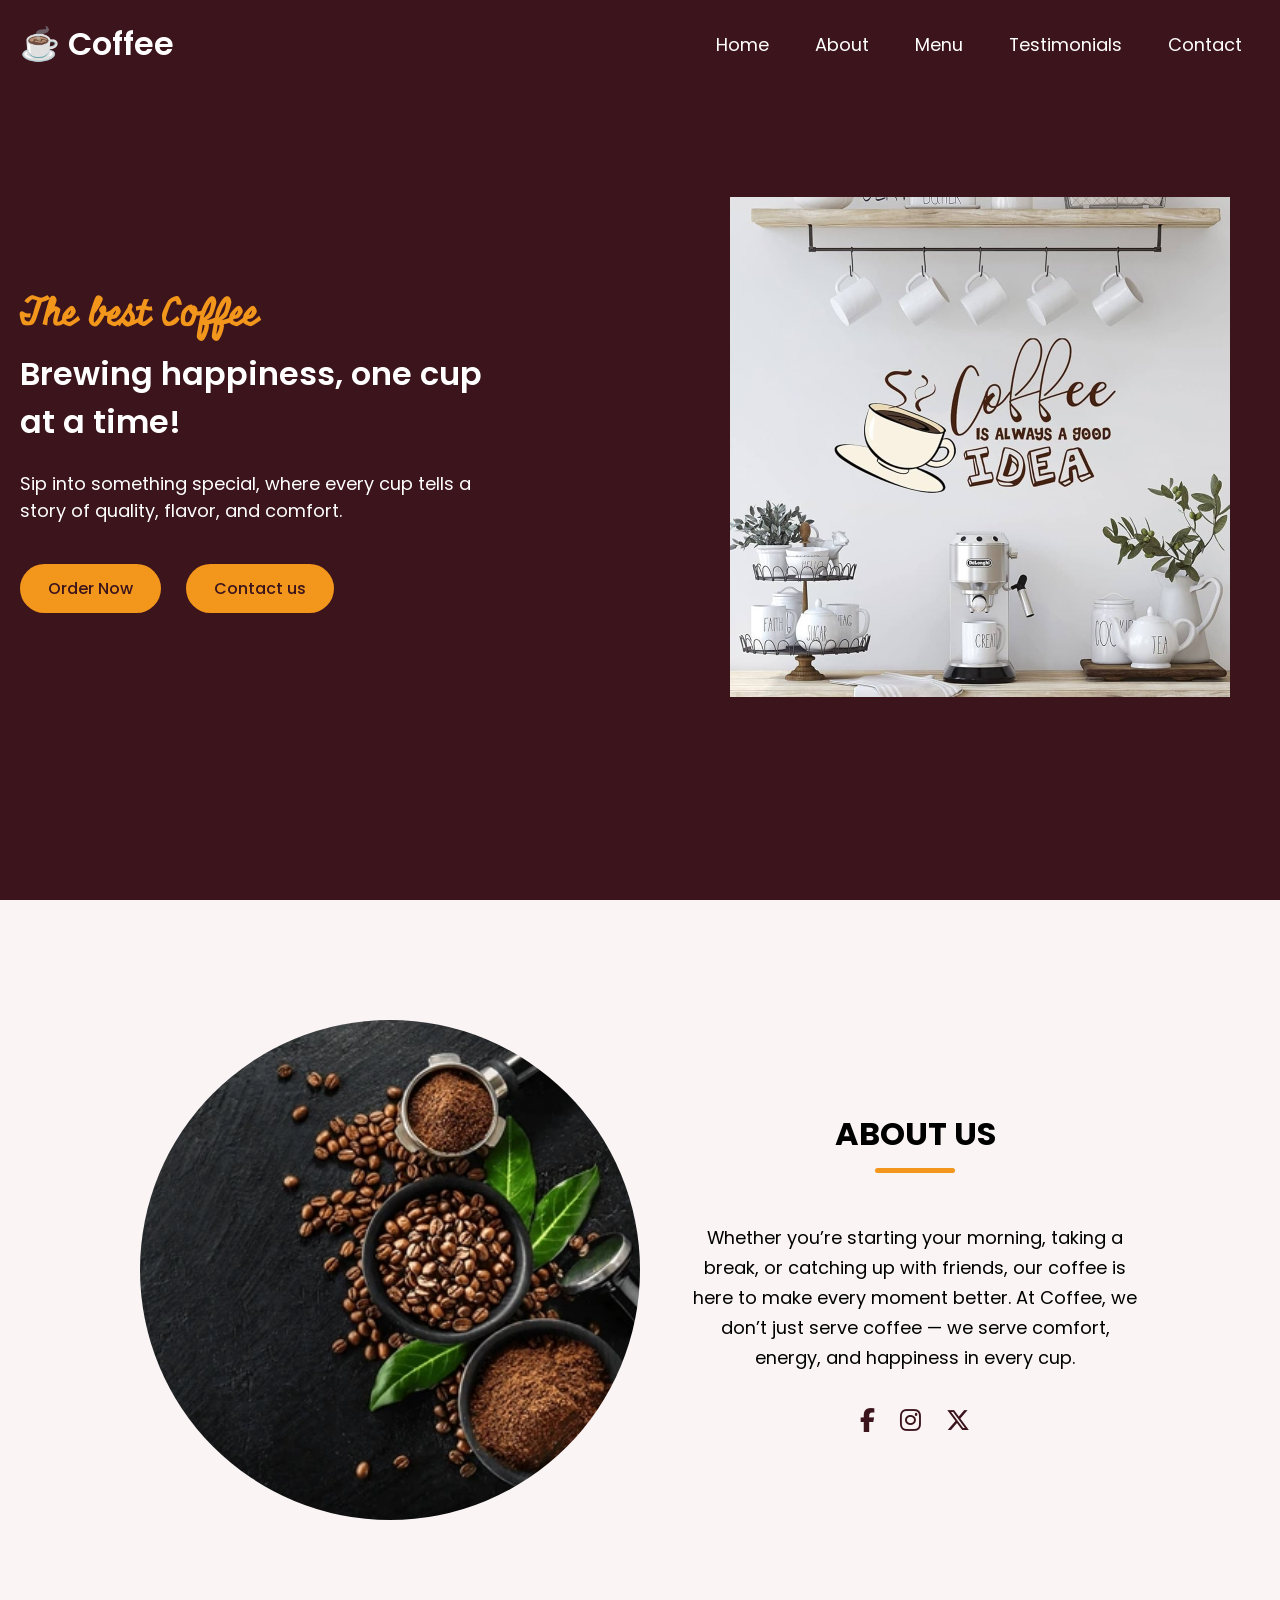
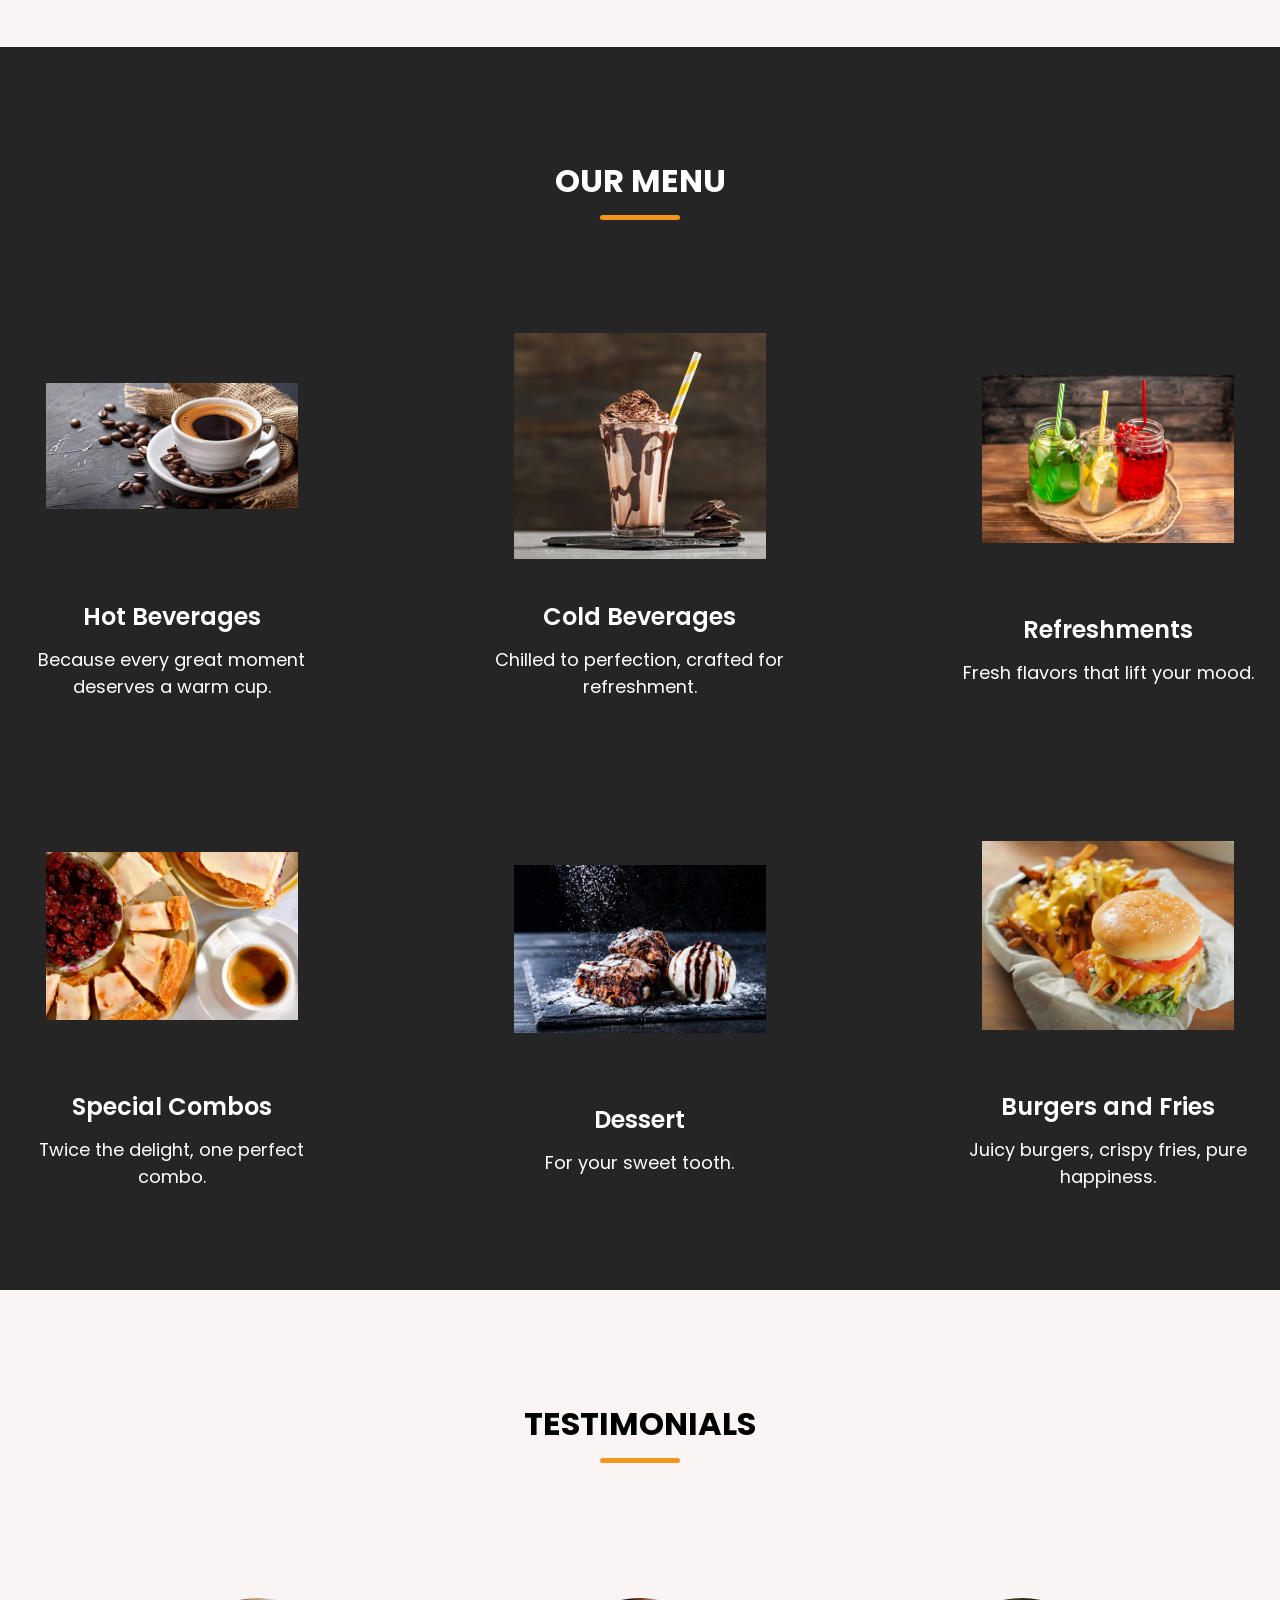
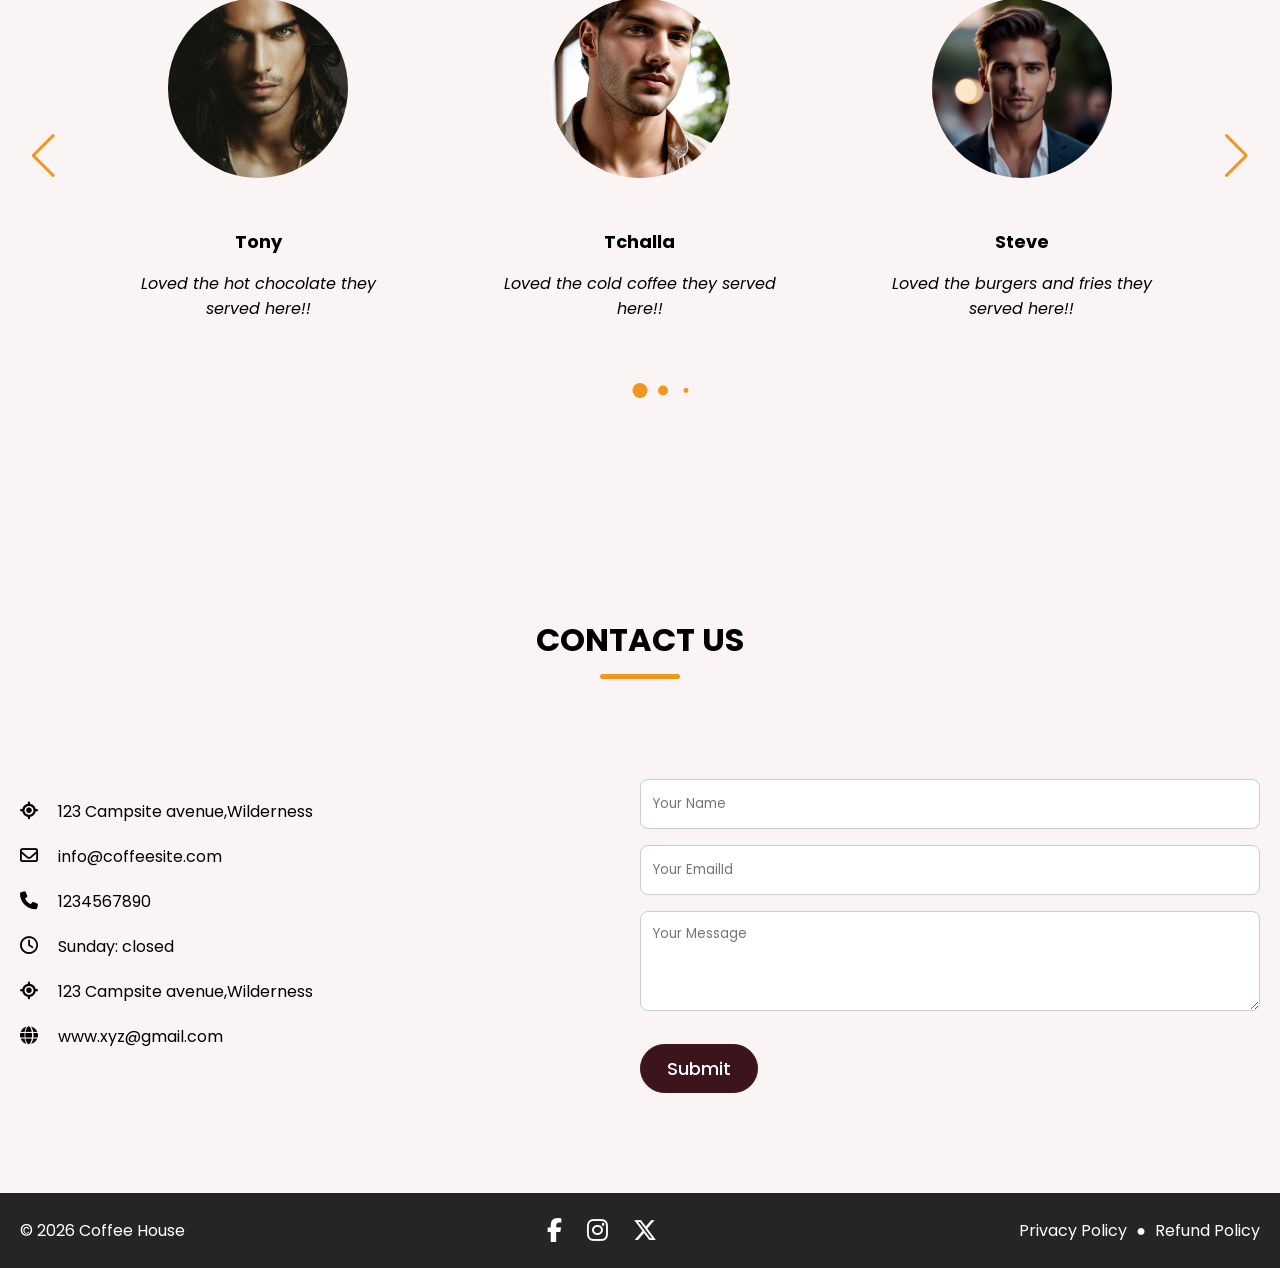
<file: index.html>
<!DOCTYPE html>
<html lang="en">
<head>
    <meta charset="UTF-8">
    <meta name="viewport" content="width=device-width, initial-scale=1.0">
    <title>Coffee website</title>
    <link rel="stylesheet" href="https://cdnjs.cloudflare.com/ajax/libs/font-awesome/6.6.0/css/all.min.css">
    <link rel="stylesheet" href="style.css">
    <link rel="stylesheet" href="https://cdn.jsdelivr.net/npm/swiper@11/swiper-bundle.min.css">
</head>
<body>
    <!--Header/ Navbar-->
    <header>
        <nav class="navbar">
    <a href="#" class="nav-logo">
        <h2 class="logo-text">☕ Coffee</h2>
    </a>

    <ul class="nav-menu">

        <button id="menu-close-button" class="fas fa-times"></button>
        <li class="nav-item">
            <a href="#" class="nav-link">Home</a>
        </li>
        <li class="nav-item">
            <a href="#about" class="nav-link">About</a>
        </li>
        <li class="nav-item">
            <a href="#menu" class="nav-link">Menu</a>
        </li>
        <li class="nav-item">
            <a href="#testimonials" class="nav-link">Testimonials</a>
        </li>
        
        <li class="nav-item">
            <a href="#contact" class="nav-link">Contact</a>
        </li>
    </ul>
    <button id="menu-open-button" class="fas fa-bars"></button>
</nav>


    </header>
    <main>

        <!--Hero section-->

        <section class="hero-section">
            <div class="section-content">
            <div class="hero-details">
              <h2 class="title">The best Coffee</h2>
              <h3 class="subtitle">Brewing happiness, one cup at a time!</h3>
              <p class="description">Sip into something special, where every cup tells a story of quality, flavor, and comfort.</p>

            <div class="buttons">
              <a href="#" class="button order-now"> Order Now</a>
              <a href="#" class="button-contact"> Contact us</a>
            </div>
            </div>
            <div class="hero-image-wrapper">
                <img src="images/coffee-hero-section.png" alt="Hero" 
                class="hero-image">
            </div>
            </div>
        



        </section>
        <!--About section-->
        <section class="about-section" id="about">
            <div class="section-content">
                <div class="about-image-wrapper">
                    <img src="images/about-image.jpg" alt="About" class="about-image">
                </div>
                <div class="about-details">
                    <h2 class="section-title">About Us</h2>
                    <p class="text">
                        
                        Whether you’re starting your morning, taking a break, or catching up with friends, our coffee is here to make every moment better. At Coffee, we don’t just serve coffee — we serve comfort, energy, and happiness in every cup.
                    </p>
    <div class="social-link-list">
    <a href="#" class="social-link">
        <i class="fa-brands fa-facebook-f"></i>
    </a>

    <a href="#" class="social-link">
        <i class="fa-brands fa-instagram"></i>
    </a>

    <a href="#" class="social-link">
        <i class="fa-brands fa-x-twitter"></i>
    </a>
</div>

</div>

 </div>
</section>
<!--Menu section-->
<section class="menu-section" id="menu">
<h2 class="section-title">Our Menu</h2>
    <div class="section-content">
        <ul class="menu-list">
            <li class="menu-item">
                <img src="images/hotbeverages.png" alt="Hot Beverages" 
                class="menu-image">
                <h3 class="name">Hot Beverages</h3>
                <p class="text">Because every great moment deserves a warm cup.</p>
            </li>
            <li class="menu-item">
                <img src="images/coldbeverages.png" alt="Cold Beverages" 
                class="menu-image">
                <h3 class="name">Cold Beverages</h3>
                <p class="text">Chilled to perfection, crafted for refreshment.</p>
            </li>
            <li class="menu-item">
                <img src="images/refreshments.png" alt="Refreshments" 
                class="menu-image">
                <h3 class="name">Refreshments</h3>
                <p class="text">Fresh flavors that lift your mood.</p>
            </li>
            <li class="menu-item">
                <img src="images/specialcombos.png" alt="Special Combos" 
                class="menu-image">
                <h3 class="name">Special Combos</h3>
                <p class="text">Twice the delight, one perfect combo.</p>
            </li>
            <li class="menu-item">
                <img src="images/dessert.png" alt="Dessert" 
                class="menu-image">
                <h3 class="name">Dessert</h3>
                <p class="text">For your sweet tooth.</p>
            </li>
            <li class="menu-item">
                <img src="images/burgersandfries.png" alt="Burgers and Fries" 
                class="menu-image">
                <h3 class="name">Burgers and Fries</h3>
                <p class="text">Juicy burgers, crispy fries, pure happiness.</p>
            </li>
        </ul>
    </div>
</section>
<!--testimonial section-->
<section class="testimonial-section" id="testimonials">
    <h2 class="section-title">Testimonials</h2>
    <div class="section-content">
        <div class="slider-container swiper">
            <div class="slider-wrapper">
                <ul class="testimonials-list swiper-wrapper">
                    <li class="testimonial swiper-slide">
                        <img src="images/user1.jpg" alt="User" class="user-image">
                        <h3 class="name">Tony</h3>
                        <i class="feedback">Loved the hot chocolate they served here!!</i>
                    </li>
                    <li class="testimonial swiper-slide">
                        <img src="images/user2.jpg" alt="User" class="user-image">
                        <h3 class="name">Tchalla</h3>
                        <i class="feedback">Loved the cold coffee they served here!!</i>
                    </li>
                    <li class="testimonial swiper-slide">
                        <img src="images/user3.jpg" alt="User" class="user-image">
                        <h3 class="name">Steve</h3>
                        <i class="feedback">Loved the burgers and fries they served here!!</i>
                    </li>
                    <li class="testimonial swiper-slide">
                        <img src="images/user4.jpg" alt="User" class="user-image">
                        <h3 class="name">Bruce</h3>
                        <i class="feedback">Loved the espresso they served here!!</i>
                    </li>
                    <li class="testimonial swiper-slide">
                        <img src="images/user5.jpg" alt="User" class="user-image">
                        <h3 class="name">Natasha</h3>
                        <i class="feedback">Loved the special combo they served here!!</i>
                    </li>
                </ul>
                <div class="swiper-pagination"></div>
                <div class="swiper-slide-button swiper-button-prev"></div>
                <div class="swiper-slide-button swiper-button-next"></div>

            </div>
        </div>
    </div>
</section>
<!--Contacting section-->
<section class="contact-section" id="contact">
    <h2 class="section-title">Contact Us</h2>
    <div class="section-content">
        <ul class="contact-info-list">
            <li class="contact-info">
                <i class="fa-solid fa-location-crosshairs"></i>
                <p> 123 Campsite avenue,Wilderness</p>

            </li>
            <li class="contact-info">
                <i class="fa-regular fa-envelope"></i>
                <p> info@coffeesite.com</p>
                
            </li>
            <li class="contact-info">
                <i class="fa-solid fa-phone"></i>
                <p> 1234567890</p>
                
            </li>
            <li class="contact-info">
                <i class="fa-regular fa-clock"></i>
                <p> Sunday: closed</p>
                
            </li>
            <li class="contact-info">
                <i class="fa-solid fa-location-crosshairs"></i>
                <p> 123 Campsite avenue,Wilderness</p>
                
            </li>
            <li class="contact-info">
                <i class="fa-solid fa-globe"></i>
                <p> www.xyz@gmail.com</p>
                
            </li>
        </ul>
        <form action="#" class="contact-form"> 
            <input type="text" placeholder="Your Name" class="form-input" required>
            <input type="email" placeholder="Your EmailId" class="form-input" required>
            <textarea placeholder="Your Message" class="form-input" required></textarea>
            <button class="submit-button">Submit</button>
        </form>
    </div>
</section>
<!--Footer section-->
<footer class="footer-section">
<div class="section-content">
    <p class="copyright-text">&#169; 2026 Coffee House</p>
    <div class="social-link-list">
    <a href="#" class="social-link">
        <i class="fa-brands fa-facebook-f"></i>
    </a>

    <a href="#" class="social-link">
        <i class="fa-brands fa-instagram"></i>
    </a>

    <a href="#" class="social-link">
        <i class="fa-brands fa-x-twitter"></i>
    </a>
</div>
<p class="policy-text">
    <a href="#" class="policy-link">Privacy Policy</a>
    <span class="separator">&#9679;</span>
    <a href="#" class="policy-link">Refund Policy</a>
</p>
</div>
</footer>
</main>
<!--Swiper linking-->
<script src="https://cdn.jsdelivr.net/npm/swiper@11/swiper-bundle.min.js"></script>

<!--Hamburger linking-->
<script src="script.js"></script>
</body>
</html>
</file>
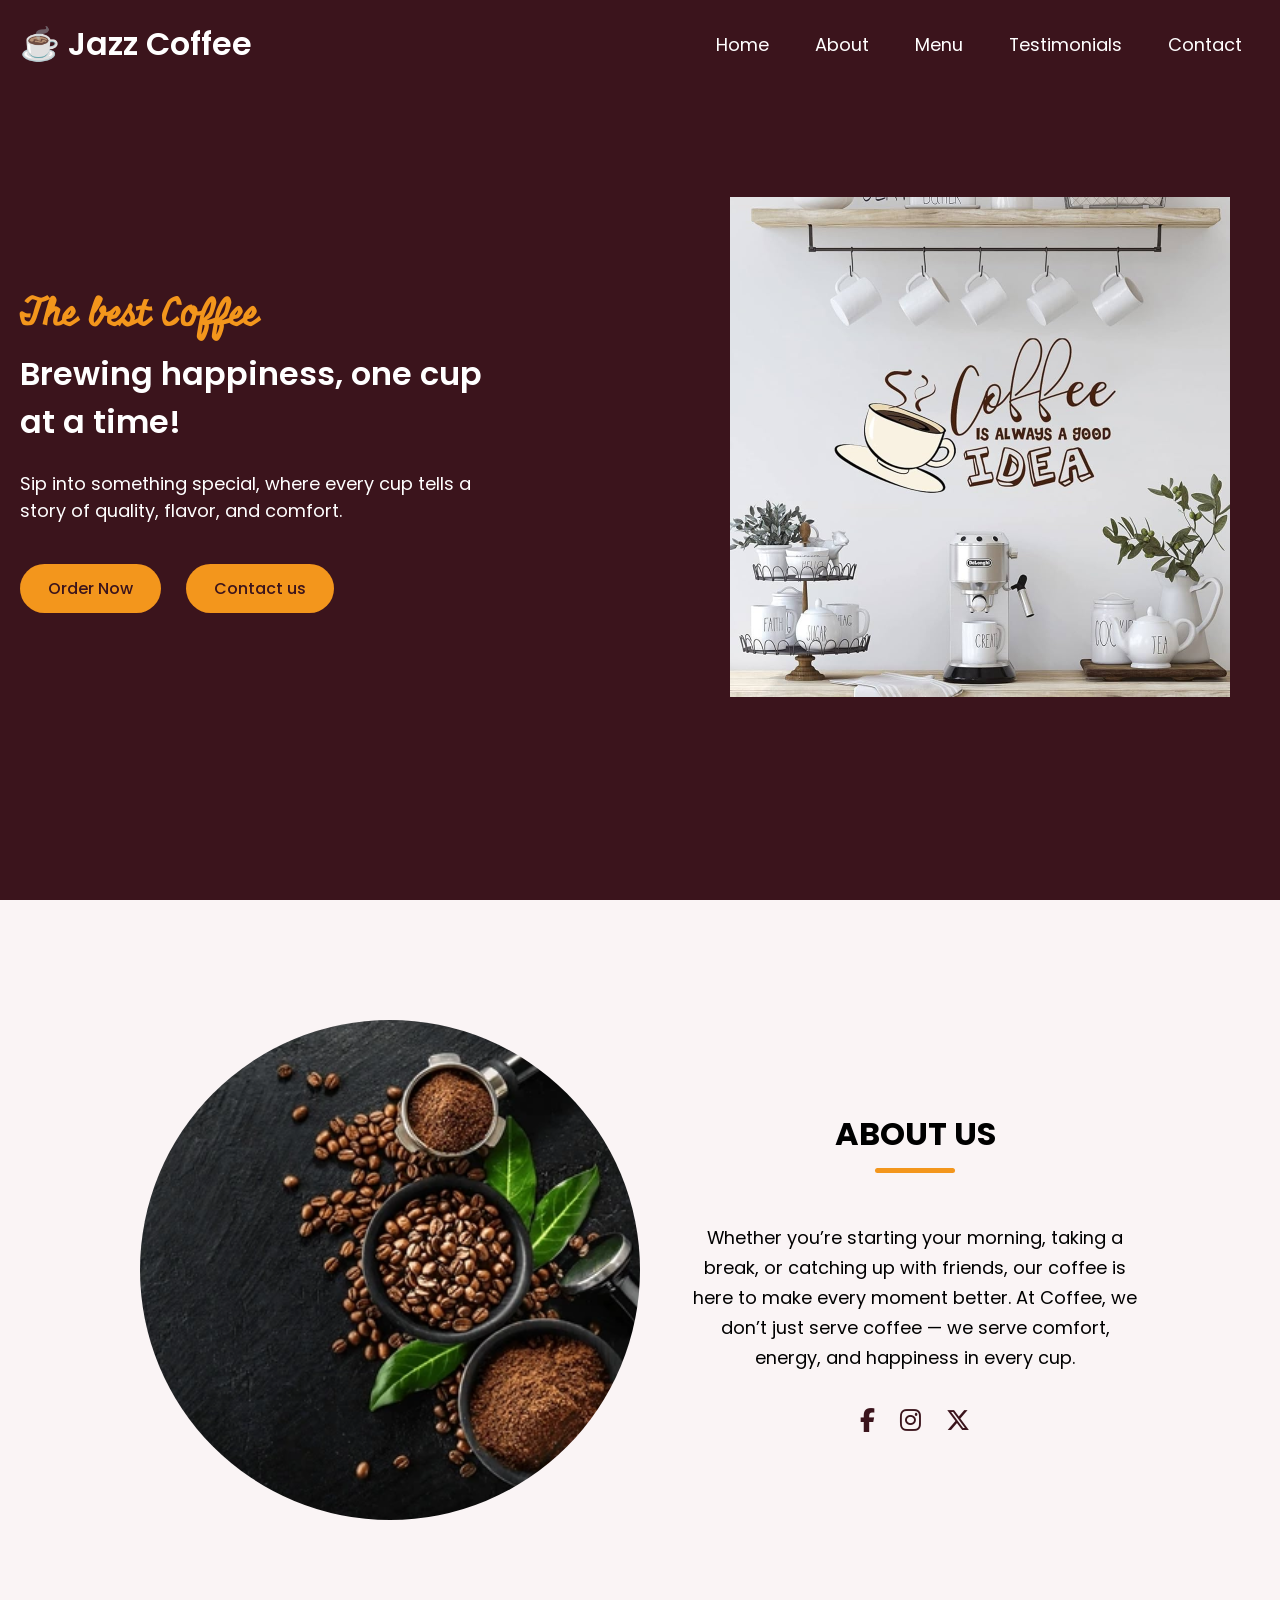
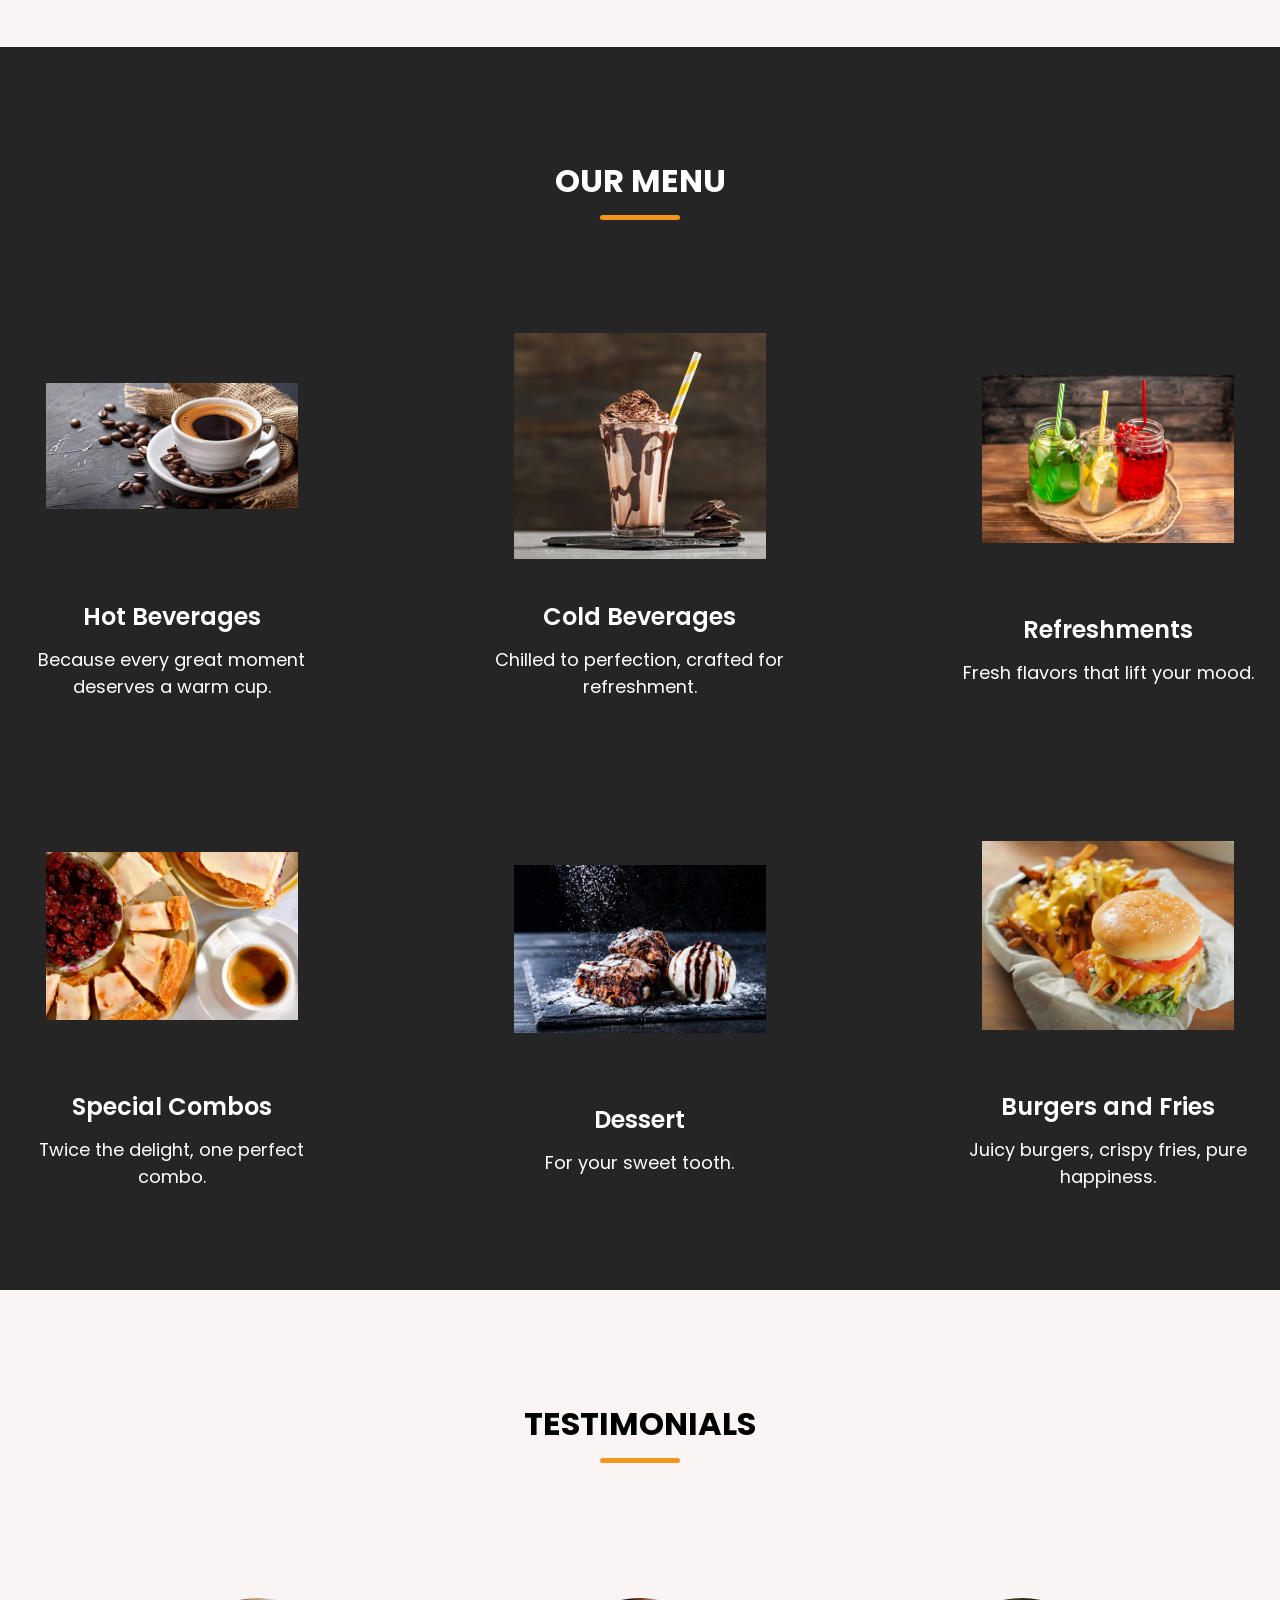
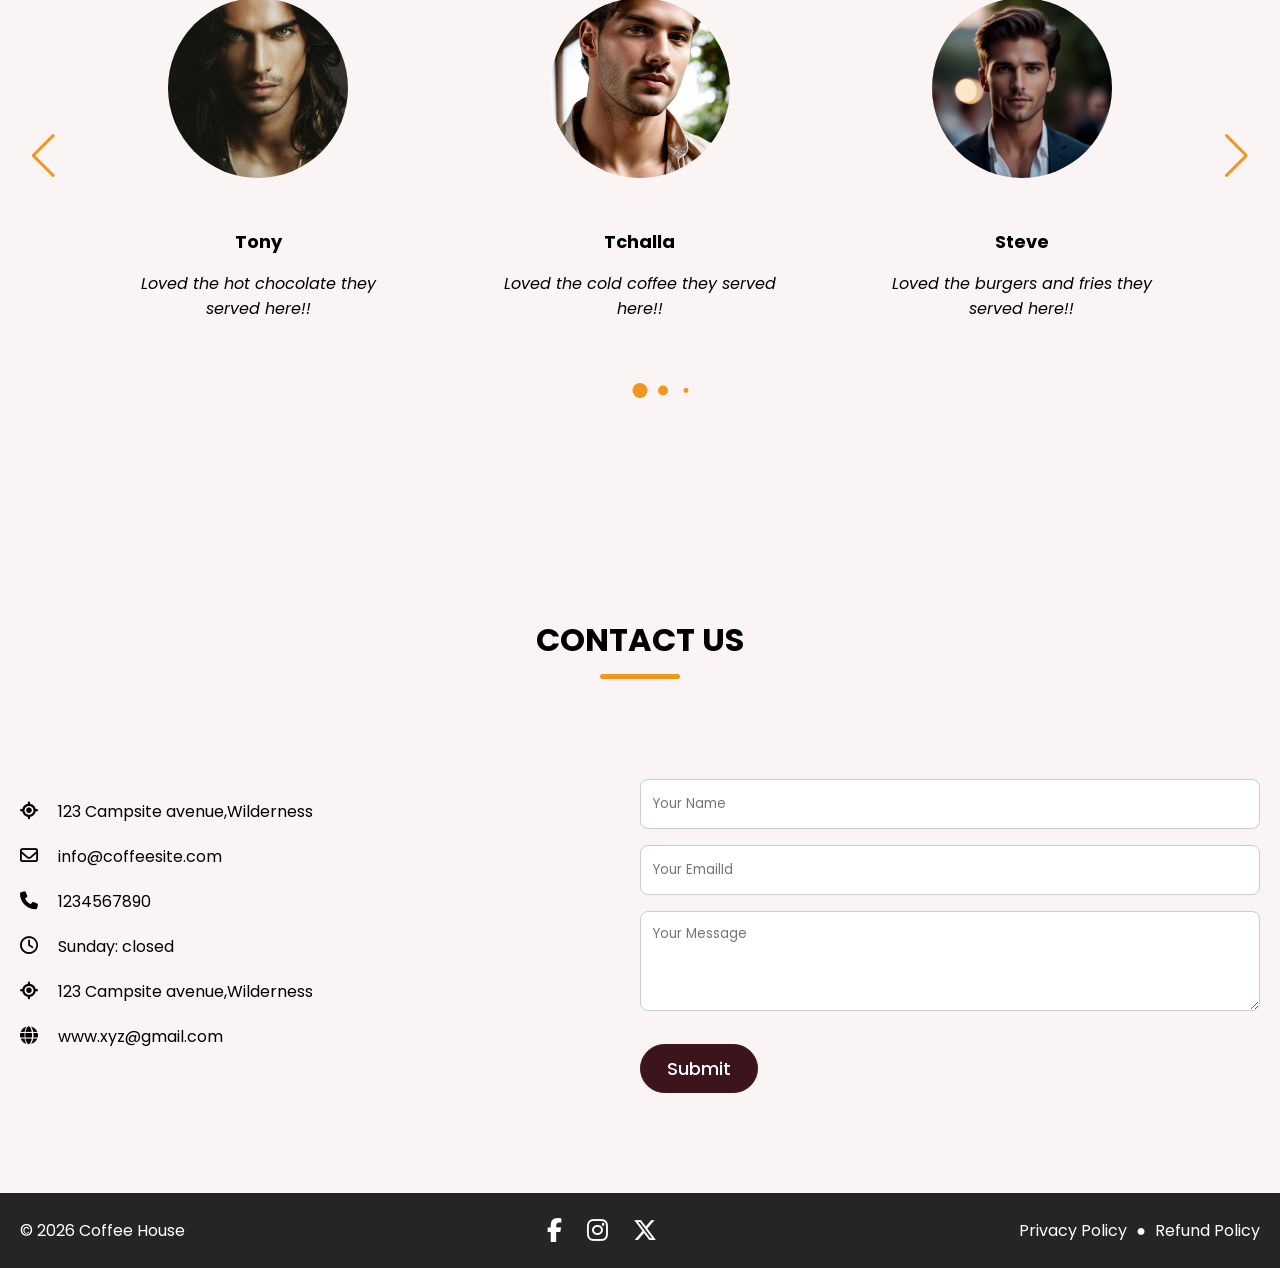
<file: index-MSI.html>
<!DOCTYPE html>
<html lang="en">
<head>
    <meta charset="UTF-8">
    <meta name="viewport" content="width=device-width, initial-scale=1.0">
    <title>Coffee website</title>
    <link rel="stylesheet" href="https://cdnjs.cloudflare.com/ajax/libs/font-awesome/6.6.0/css/all.min.css">
    <link rel="stylesheet" href="style.css">
    <link rel="stylesheet" href="https://cdn.jsdelivr.net/npm/swiper@11/swiper-bundle.min.css">
</head>
<body>
    <!--Header/ Navbar-->
    <header>
        <nav class="navbar">
    <a href="#" class="nav-logo">
        <h2 class="logo-text">☕ Jazz Coffee</h2>
    </a>

    <ul class="nav-menu">

        <button id="menu-close-button" class="fas fa-times"></button>
        <li class="nav-item">
            <a href="#" class="nav-link">Home</a>
        </li>
        <li class="nav-item">
            <a href="#about" class="nav-link">About</a>
        </li>
        <li class="nav-item">
            <a href="#menu" class="nav-link">Menu</a>
        </li>
        <li class="nav-item">
            <a href="#testimonials" class="nav-link">Testimonials</a>
        </li>
        
        <li class="nav-item">
            <a href="#contact" class="nav-link">Contact</a>
        </li>
    </ul>
    <button id="menu-open-button" class="fas fa-bars"></button>
</nav>


    </header>
    <main>

        <!--Hero section-->

        <section class="hero-section">
            <div class="section-content">
            <div class="hero-details">
              <h2 class="title">The best Coffee</h2>
              <h3 class="subtitle">Brewing happiness, one cup at a time!</h3>
              <p class="description">Sip into something special, where every cup tells a story of quality, flavor, and comfort.</p>

            <div class="buttons">
              <a href="#" class="button order-now"> Order Now</a>
              <a href="#" class="button-contact"> Contact us</a>
            </div>
            </div>
            <div class="hero-image-wrapper">
                <img src="images/coffee-hero-section.png" alt="Hero" 
                class="hero-image">
            </div>
            </div>
        



        </section>
        <!--About section-->
        <section class="about-section" id="about">
            <div class="section-content">
                <div class="about-image-wrapper">
                    <img src="images/about-image.jpg" alt="About" class="about-image">
                </div>
                <div class="about-details">
                    <h2 class="section-title">About Us</h2>
                    <p class="text">
                        
                        Whether you’re starting your morning, taking a break, or catching up with friends, our coffee is here to make every moment better. At Coffee, we don’t just serve coffee — we serve comfort, energy, and happiness in every cup.
                    </p>
    <div class="social-link-list">
    <a href="#" class="social-link">
        <i class="fa-brands fa-facebook-f"></i>
    </a>

    <a href="#" class="social-link">
        <i class="fa-brands fa-instagram"></i>
    </a>

    <a href="#" class="social-link">
        <i class="fa-brands fa-x-twitter"></i>
    </a>
</div>

</div>

 </div>
</section>
<!--Menu section-->
<section class="menu-section" id="menu">
<h2 class="section-title">Our Menu</h2>
    <div class="section-content">
        <ul class="menu-list">
            <li class="menu-item">
                <img src="images/hotbeverages.png" alt="Hot Beverages" 
                class="menu-image">
                <h3 class="name">Hot Beverages</h3>
                <p class="text">Because every great moment deserves a warm cup.</p>
            </li>
            <li class="menu-item">
                <img src="images/coldbeverages.png" alt="Cold Beverages" 
                class="menu-image">
                <h3 class="name">Cold Beverages</h3>
                <p class="text">Chilled to perfection, crafted for refreshment.</p>
            </li>
            <li class="menu-item">
                <img src="images/refreshments.png" alt="Refreshments" 
                class="menu-image">
                <h3 class="name">Refreshments</h3>
                <p class="text">Fresh flavors that lift your mood.</p>
            </li>
            <li class="menu-item">
                <img src="images/specialcombos.png" alt="Special Combos" 
                class="menu-image">
                <h3 class="name">Special Combos</h3>
                <p class="text">Twice the delight, one perfect combo.</p>
            </li>
            <li class="menu-item">
                <img src="images/dessert.png" alt="Dessert" 
                class="menu-image">
                <h3 class="name">Dessert</h3>
                <p class="text">For your sweet tooth.</p>
            </li>
            <li class="menu-item">
                <img src="images/burgersandfries.png" alt="Burgers and Fries" 
                class="menu-image">
                <h3 class="name">Burgers and Fries</h3>
                <p class="text">Juicy burgers, crispy fries, pure happiness.</p>
            </li>
        </ul>
    </div>
</section>
<!--testimonial section-->
<section class="testimonial-section" id="testimonials">
    <h2 class="section-title">Testimonials</h2>
    <div class="section-content">
        <div class="slider-container swiper">
            <div class="slider-wrapper">
                <ul class="testimonials-list swiper-wrapper">
                    <li class="testimonial swiper-slide">
                        <img src="images/user1.jpg" alt="User" class="user-image">
                        <h3 class="name">Tony</h3>
                        <i class="feedback">Loved the hot chocolate they served here!!</i>
                    </li>
                    <li class="testimonial swiper-slide">
                        <img src="images/user2.jpg" alt="User" class="user-image">
                        <h3 class="name">Tchalla</h3>
                        <i class="feedback">Loved the cold coffee they served here!!</i>
                    </li>
                    <li class="testimonial swiper-slide">
                        <img src="images/user3.jpg" alt="User" class="user-image">
                        <h3 class="name">Steve</h3>
                        <i class="feedback">Loved the burgers and fries they served here!!</i>
                    </li>
                    <li class="testimonial swiper-slide">
                        <img src="images/user4.jpg" alt="User" class="user-image">
                        <h3 class="name">Bruce</h3>
                        <i class="feedback">Loved the espresso they served here!!</i>
                    </li>
                    <li class="testimonial swiper-slide">
                        <img src="images/user5.jpg" alt="User" class="user-image">
                        <h3 class="name">Natasha</h3>
                        <i class="feedback">Loved the special combo they served here!!</i>
                    </li>
                </ul>
                <div class="swiper-pagination"></div>
                <div class="swiper-slide-button swiper-button-prev"></div>
                <div class="swiper-slide-button swiper-button-next"></div>

            </div>
        </div>
    </div>
</section>
<!--Contacting section-->
<section class="contact-section" id="contact">
    <h2 class="section-title">Contact Us</h2>
    <div class="section-content">
        <ul class="contact-info-list">
            <li class="contact-info">
                <i class="fa-solid fa-location-crosshairs"></i>
                <p> 123 Campsite avenue,Wilderness</p>

            </li>
            <li class="contact-info">
                <i class="fa-regular fa-envelope"></i>
                <p> info@coffeesite.com</p>
                
            </li>
            <li class="contact-info">
                <i class="fa-solid fa-phone"></i>
                <p> 1234567890</p>
                
            </li>
            <li class="contact-info">
                <i class="fa-regular fa-clock"></i>
                <p> Sunday: closed</p>
                
            </li>
            <li class="contact-info">
                <i class="fa-solid fa-location-crosshairs"></i>
                <p> 123 Campsite avenue,Wilderness</p>
                
            </li>
            <li class="contact-info">
                <i class="fa-solid fa-globe"></i>
                <p> www.xyz@gmail.com</p>
                
            </li>
        </ul>
        <form action="#" class="contact-form"> 
            <input type="text" placeholder="Your Name" class="form-input" required>
            <input type="email" placeholder="Your EmailId" class="form-input" required>
            <textarea placeholder="Your Message" class="form-input" required></textarea>
            <button class="submit-button">Submit</button>
        </form>
    </div>
</section>
<!--Footer section-->
<footer class="footer-section">
<div class="section-content">
    <p class="copyright-text">&#169; 2026 Coffee House</p>
    <div class="social-link-list">
    <a href="#" class="social-link">
        <i class="fa-brands fa-facebook-f"></i>
    </a>

    <a href="#" class="social-link">
        <i class="fa-brands fa-instagram"></i>
    </a>

    <a href="#" class="social-link">
        <i class="fa-brands fa-x-twitter"></i>
    </a>
</div>
<p class="policy-text">
    <a href="#" class="policy-link">Privacy Policy</a>
    <span class="separator">&#9679;</span>
    <a href="#" class="policy-link">Refund Policy</a>
</p>
</div>
</footer>
</main>
<!--Swiper linking-->
<script src="https://cdn.jsdelivr.net/npm/swiper@11/swiper-bundle.min.js"></script>

<!--Hamburger linking-->
<script src="script.js"></script>
</body>
</html>
</file>
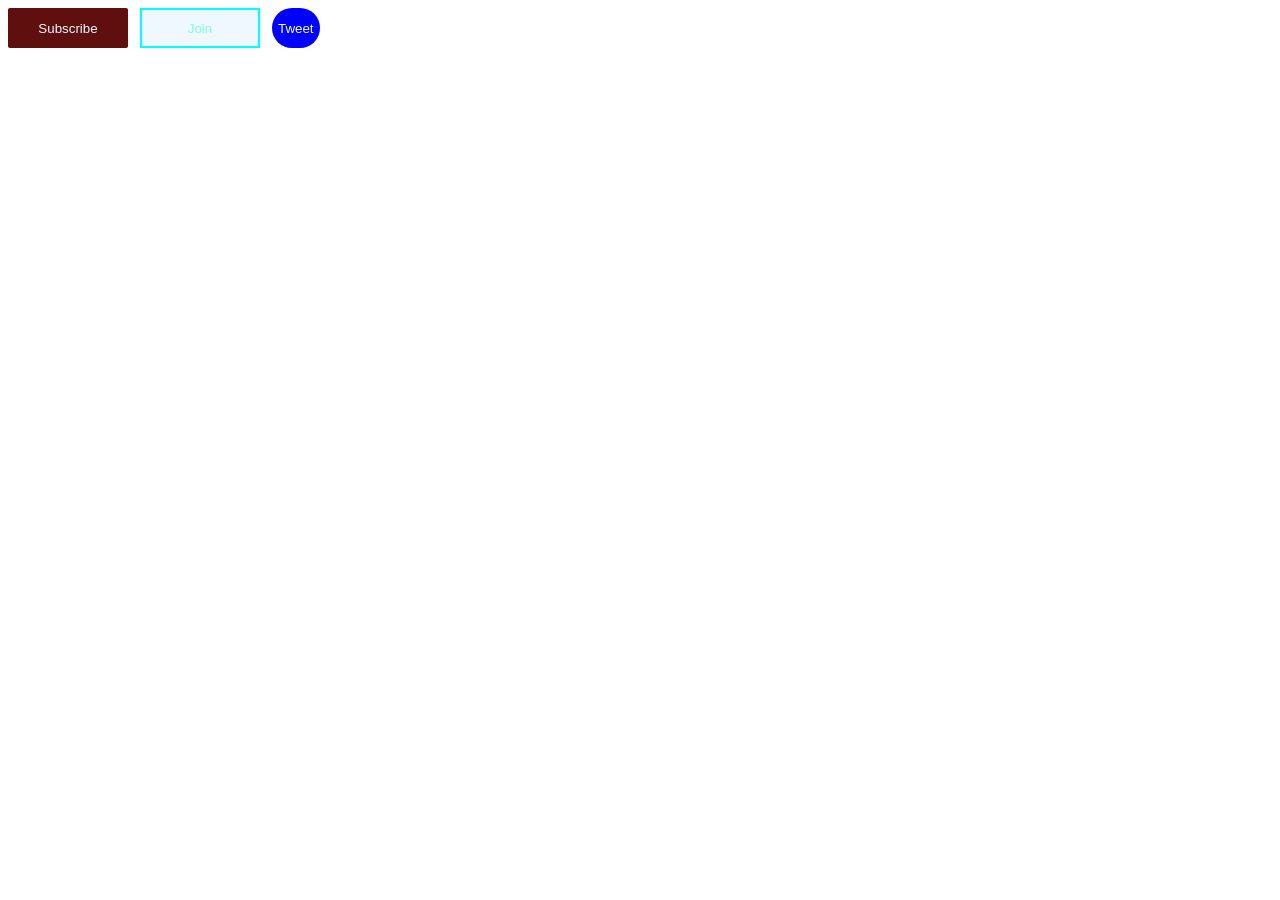
<file: introtohtml/buttons.html>
<!DOCTYPE html>
<html lang="en">
<head>
    <meta charset="UTF-8">
    <meta name="viewport" content="width=device-width, initial-scale=1.0">
    <title>Buttons Practice</title>
    <link rel="stylesheet" href="buttons.css">
    



</head>
<body>
    <button class="Subscribe-button">Subscribe</button>
     <button class="Join-button">Join</button>
     <button class="Tweet-button">Tweet</button>

</body>
</html>
</file>
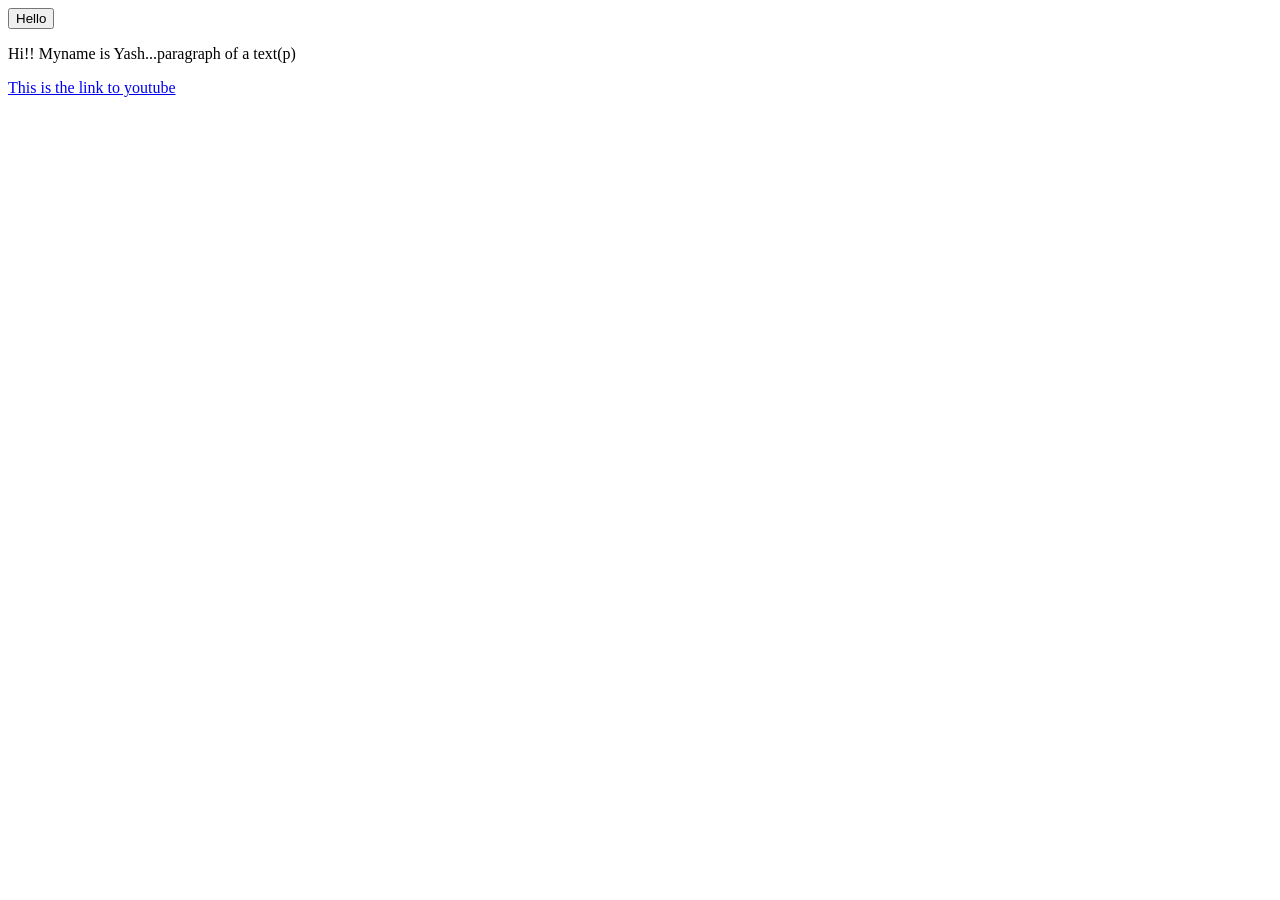
<file: introtohtml/website.html>
<!DOCTYPE html>
<html lang="en">
<head>
    <meta charset="UTF-8">
    <meta name="viewport" content="width=device-width, initial-scale=1.0">
    <title>First website</title>
</head>
<body>
    <button>
    Hello
</button>

<p>
    Hi!! Myname is Yash...paragraph of a text(p)

</p>

<a href="https://www.youtube.com/" target="_newtab">
    This is the link to youtube
</a>
</body>
</html>
</file>
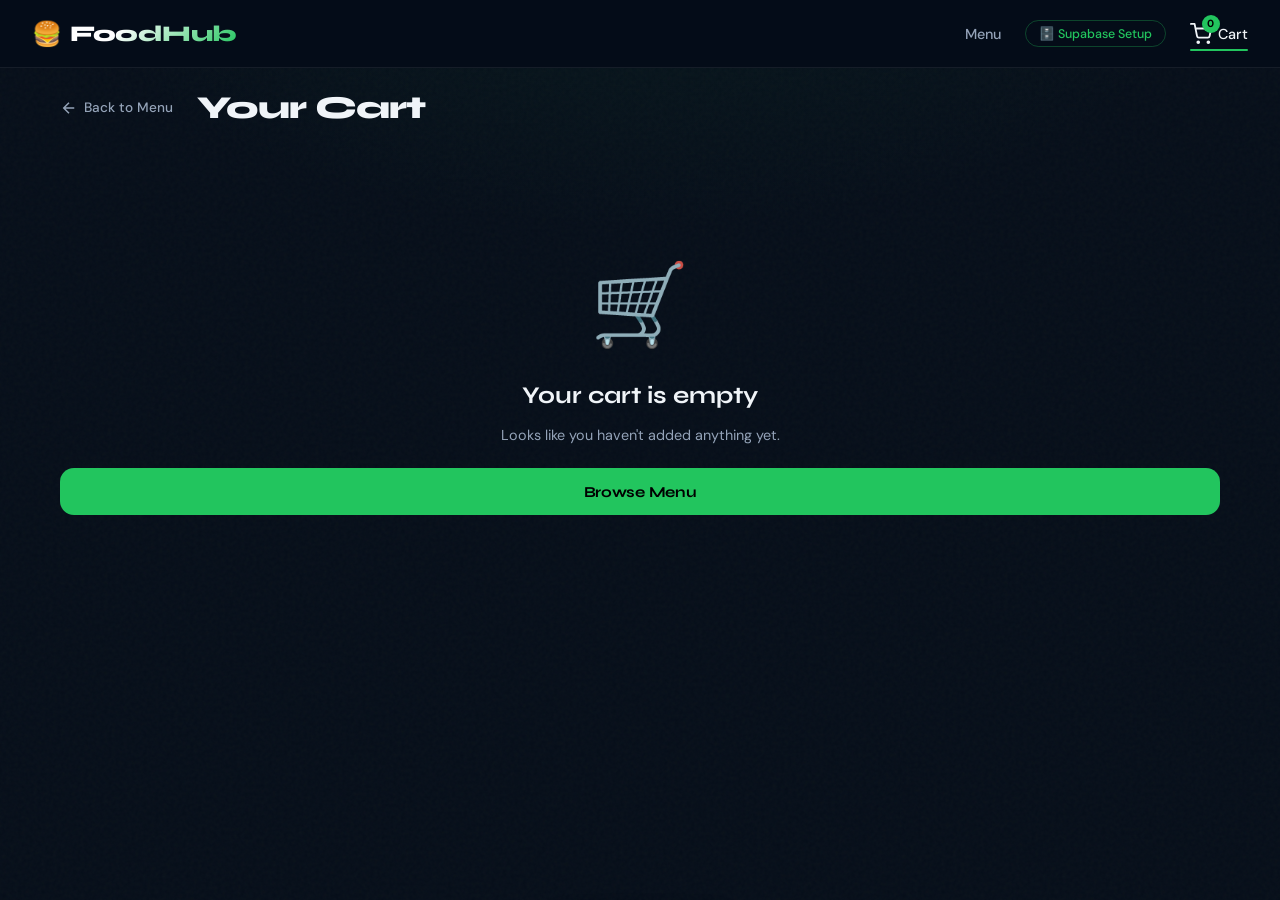
<file: SMA mini rep website/cart.html>
<!DOCTYPE html>
<html lang="en">
<head>
  <meta charset="UTF-8" />
  <meta name="viewport" content="width=device-width, initial-scale=1.0" />
  <title>Your Cart — FoodHub</title>
  <link rel="stylesheet" href="styles.css" />
  <link href="https://fonts.googleapis.com/css2?family=Syne:wght@400;600;700;800&family=DM+Sans:ital,wght@0,300;0,400;0,500;1,300&display=swap" rel="stylesheet" />
</head>
<body class="page-cart">

  <!-- Navbar -->
  <nav class="navbar" id="navbar">
    <a href="index.html" class="nav-logo">
      <span class="logo-icon">🍔</span>
      <span class="logo-text">FoodHub</span>
    </a>
    <div class="nav-links">
      <a href="index.html" class="nav-link">Menu</a>
      <a href="setup-guide.html" class="nav-link" style="color:var(--accent);border:1px solid var(--border-accent);padding:0.3rem 0.8rem;border-radius:100px;font-size:0.78rem;">🗄️ Supabase Setup</a>
      <a href="cart.html" class="nav-link active cart-link">
        <span class="cart-icon-wrap">
          <svg width="22" height="22" viewBox="0 0 24 24" fill="none" stroke="currentColor" stroke-width="2" stroke-linecap="round" stroke-linejoin="round">
            <circle cx="9" cy="21" r="1"/><circle cx="20" cy="21" r="1"/>
            <path d="M1 1h4l2.68 13.39a2 2 0 0 0 2 1.61h9.72a2 2 0 0 0 2-1.61L23 6H6"/>
          </svg>
          <span class="cart-badge" id="cart-badge">0</span>
        </span>
        Cart
      </a>
    </div>
  </nav>

  <main class="cart-main">
    <div class="container">
      <div class="cart-page-header">
        <a href="index.html" class="back-btn">
          <svg width="18" height="18" viewBox="0 0 24 24" fill="none" stroke="currentColor" stroke-width="2">
            <path d="M19 12H5M12 5l-7 7 7 7"/>
          </svg>
          Back to Menu
        </a>
        <h1 class="cart-title">Your Cart</h1>
      </div>

      <!-- Empty Cart State -->
      <div class="empty-cart" id="empty-cart" style="display:none;">
        <div class="empty-cart-icon">🛒</div>
        <h2>Your cart is empty</h2>
        <p>Looks like you haven't added anything yet.</p>
        <a href="index.html" class="btn-primary">Browse Menu</a>
      </div>

      <!-- Cart Content -->
      <div class="cart-layout" id="cart-content">
        <div class="cart-items-section">
          <div class="cart-items-header">
            <span class="items-count" id="items-count">0 Items</span>
            <button class="clear-cart-btn" id="clear-cart-btn">Clear All</button>
          </div>
          <div class="cart-items-list" id="cart-items-list">
            <!-- Cart items injected here -->
          </div>
        </div>

        <!-- Order Summary -->
        <div class="order-summary">
          <h3 class="summary-title">Order Summary</h3>
          <div class="summary-rows">
            <div class="summary-row">
              <span>Subtotal</span>
              <span id="subtotal">₹0</span>
            </div>
            <div class="summary-row">
              <span>Delivery Fee</span>
              <span id="delivery-fee">₹30</span>
            </div>
            <div class="summary-row">
              <span>Taxes (5%)</span>
              <span id="taxes">₹0</span>
            </div>
            <div class="summary-divider"></div>
            <div class="summary-row total-row">
              <span>Total</span>
              <span id="grand-total">₹0</span>
            </div>
          </div>

          <div class="promo-wrap">
            <input type="text" class="promo-input" id="promo-input" placeholder="Promo code" />
            <button class="promo-btn" id="promo-btn">Apply</button>
          </div>
          <p class="promo-hint" id="promo-hint"></p>

          <button class="btn-primary place-order-btn" id="place-order-btn">
            <span>Place Order</span>
            <svg width="18" height="18" viewBox="0 0 24 24" fill="none" stroke="currentColor" stroke-width="2">
              <path d="M5 12h14M12 5l7 7-7 7"/>
            </svg>
          </button>
          <p class="secure-note">🔒 Secure checkout powered by FoodHub</p>
        </div>
      </div>
    </div>
  </main>

  <!-- Toast -->
  <div class="toast" id="toast">
    <span class="toast-icon">✅</span>
    <span class="toast-msg" id="toast-msg">Item removed!</span>
  </div>

  <script src="supabase.js"></script>
  <script src="script.js"></script>
</body>
</html>
</file>
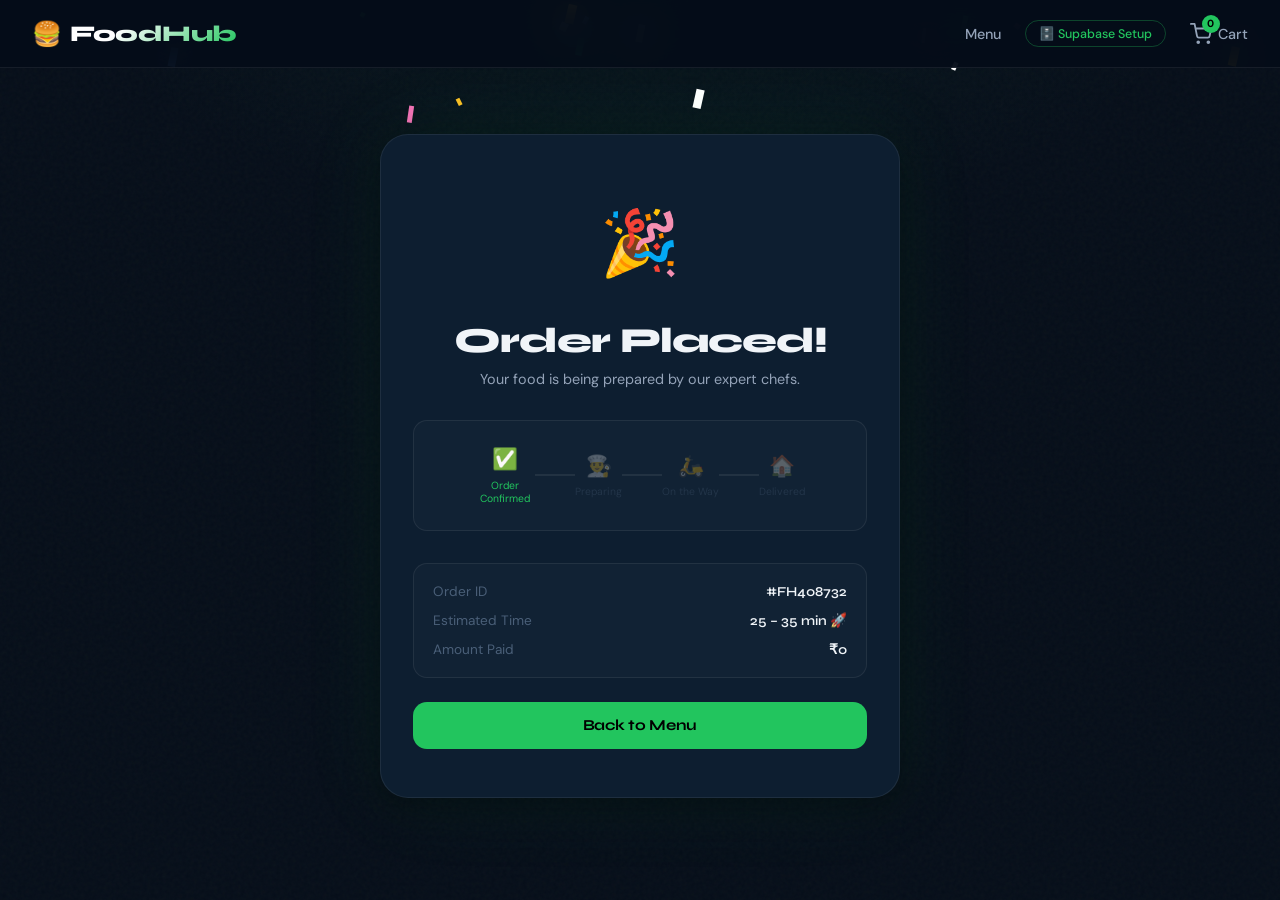
<file: SMA mini rep website/order.html>
<!DOCTYPE html>
<html lang="en">
<head>
  <meta charset="UTF-8" />
  <meta name="viewport" content="width=device-width, initial-scale=1.0" />
  <title>Order Placed — FoodHub</title>
  <link rel="stylesheet" href="styles.css" />
  <link href="https://fonts.googleapis.com/css2?family=Syne:wght@400;600;700;800&family=DM+Sans:ital,wght@0,300;0,400;0,500;1,300&display=swap" rel="stylesheet" />
</head>
<body class="page-order">

  <!-- Navbar -->
  <nav class="navbar" id="navbar">
    <a href="index.html" class="nav-logo">
      <span class="logo-icon">🍔</span>
      <span class="logo-text">FoodHub</span>
    </a>
    <div class="nav-links">
      <a href="index.html" class="nav-link">Menu</a>
      <a href="setup-guide.html" class="nav-link" style="color:var(--accent);border:1px solid var(--border-accent);padding:0.3rem 0.8rem;border-radius:100px;font-size:0.78rem;">🗄️ Supabase Setup</a>
      <a href="cart.html" class="nav-link cart-link">
        <span class="cart-icon-wrap">
          <svg width="22" height="22" viewBox="0 0 24 24" fill="none" stroke="currentColor" stroke-width="2" stroke-linecap="round" stroke-linejoin="round">
            <circle cx="9" cy="21" r="1"/><circle cx="20" cy="21" r="1"/>
            <path d="M1 1h4l2.68 13.39a2 2 0 0 0 2 1.61h9.72a2 2 0 0 0 2-1.61L23 6H6"/>
          </svg>
          <span class="cart-badge" id="cart-badge">0</span>
        </span>
        Cart
      </a>
    </div>
  </nav>

  <main class="order-main">
    <div class="order-success-wrap">
      <canvas id="confetti-canvas"></canvas>

      <div class="success-card">
        <div class="success-icon-wrap">
          <div class="success-rings">
            <div class="ring r1"></div>
            <div class="ring r2"></div>
            <div class="ring r3"></div>
          </div>
          <div class="success-emoji">🎉</div>
        </div>
        <h1 class="success-title">Order Placed!</h1>
        <p class="success-sub">Your food is being prepared by our expert chefs.</p>

        <div class="delivery-tracker">
          <div class="tracker-step active" id="step1">
            <div class="step-icon">✅</div>
            <div class="step-label">Order Confirmed</div>
          </div>
          <div class="tracker-line" id="line1"></div>
          <div class="tracker-step" id="step2">
            <div class="step-icon">👨‍🍳</div>
            <div class="step-label">Preparing</div>
          </div>
          <div class="tracker-line" id="line2"></div>
          <div class="tracker-step" id="step3">
            <div class="step-icon">🛵</div>
            <div class="step-label">On the Way</div>
          </div>
          <div class="tracker-line" id="line3"></div>
          <div class="tracker-step" id="step4">
            <div class="step-icon">🏠</div>
            <div class="step-label">Delivered</div>
          </div>
        </div>

        <div class="order-meta">
          <div class="meta-row">
            <span class="meta-label">Order ID</span>
            <span class="meta-value" id="order-id">#FH000000</span>
          </div>
          <div class="meta-row">
            <span class="meta-label">Estimated Time</span>
            <span class="meta-value">25 – 35 min 🚀</span>
          </div>
          <div class="meta-row">
            <span class="meta-label">Amount Paid</span>
            <span class="meta-value" id="order-total">₹0</span>
          </div>
        </div>

        <a href="index.html" class="btn-primary back-menu-btn" id="back-to-menu">
          Back to Menu
        </a>
      </div>
    </div>
  </main>

  <script src="supabase.js"></script>
  <script src="script.js"></script>
</body>
</html>
</file>
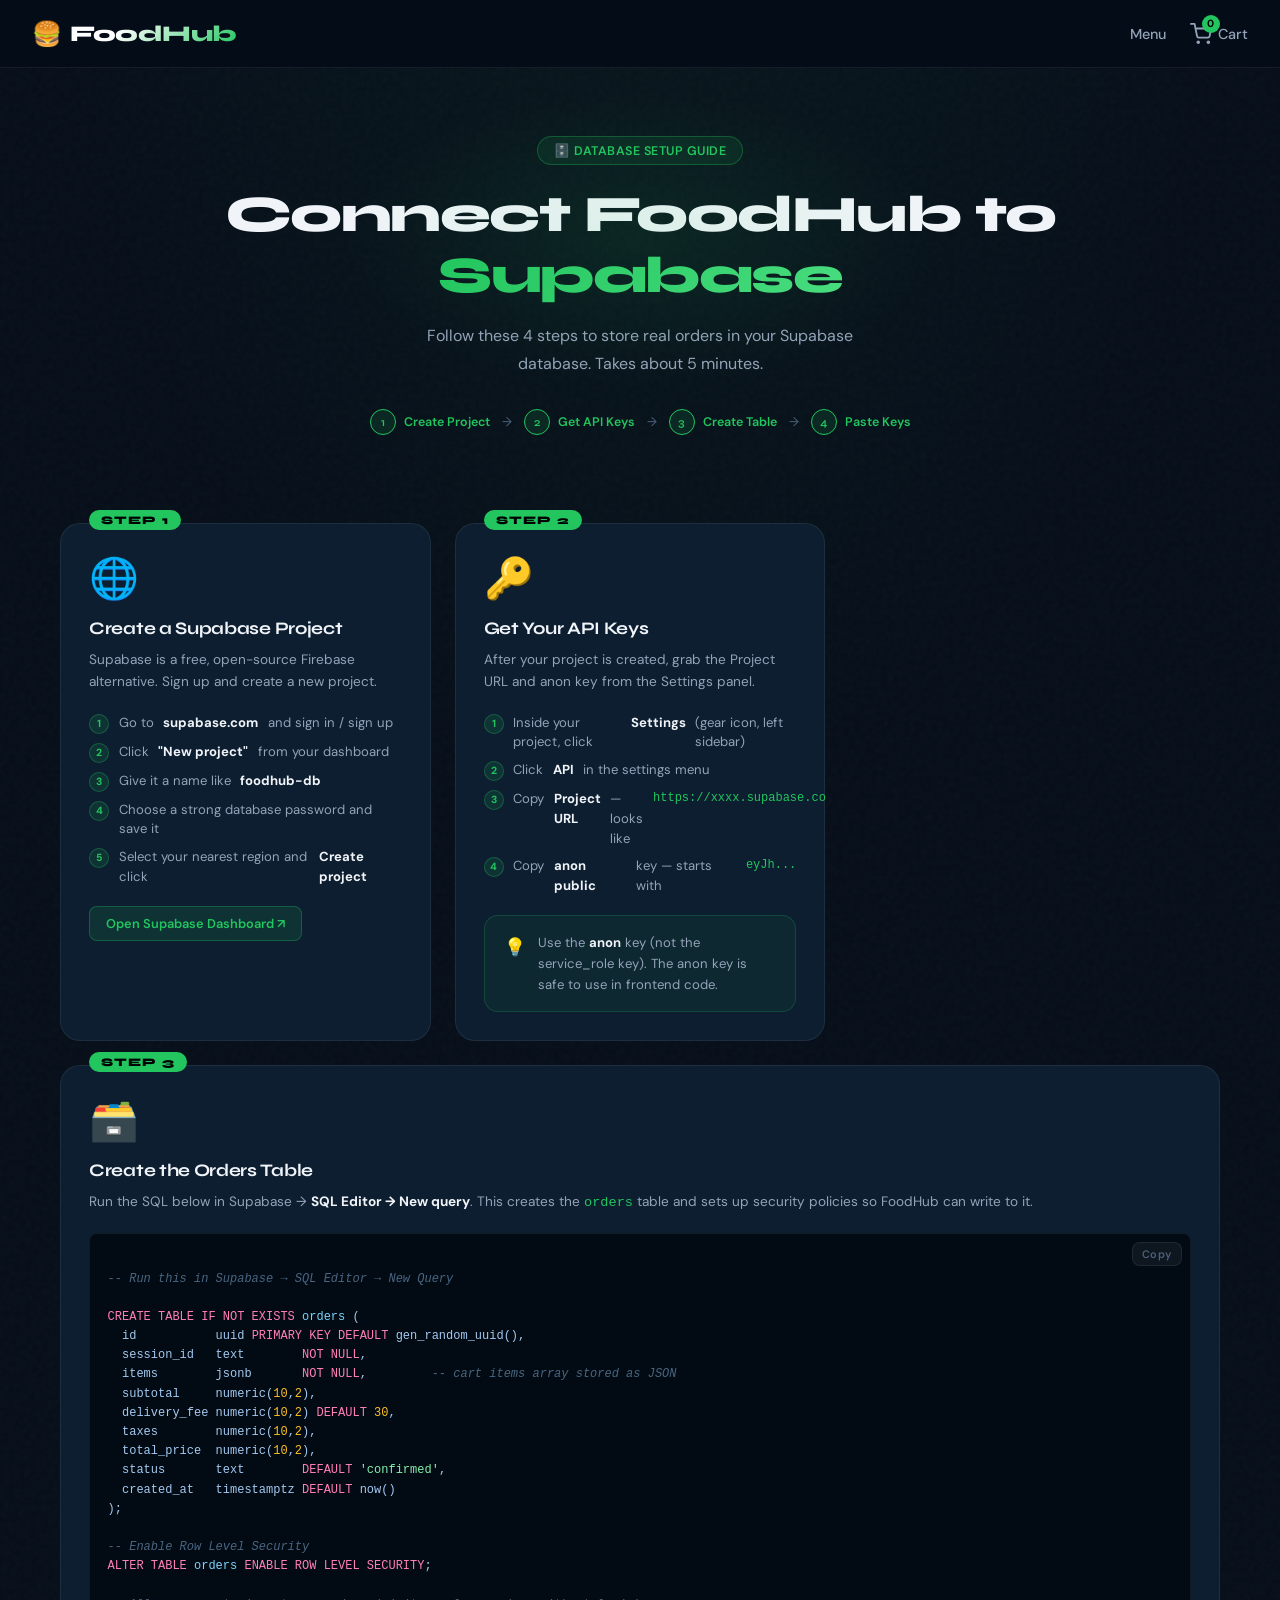
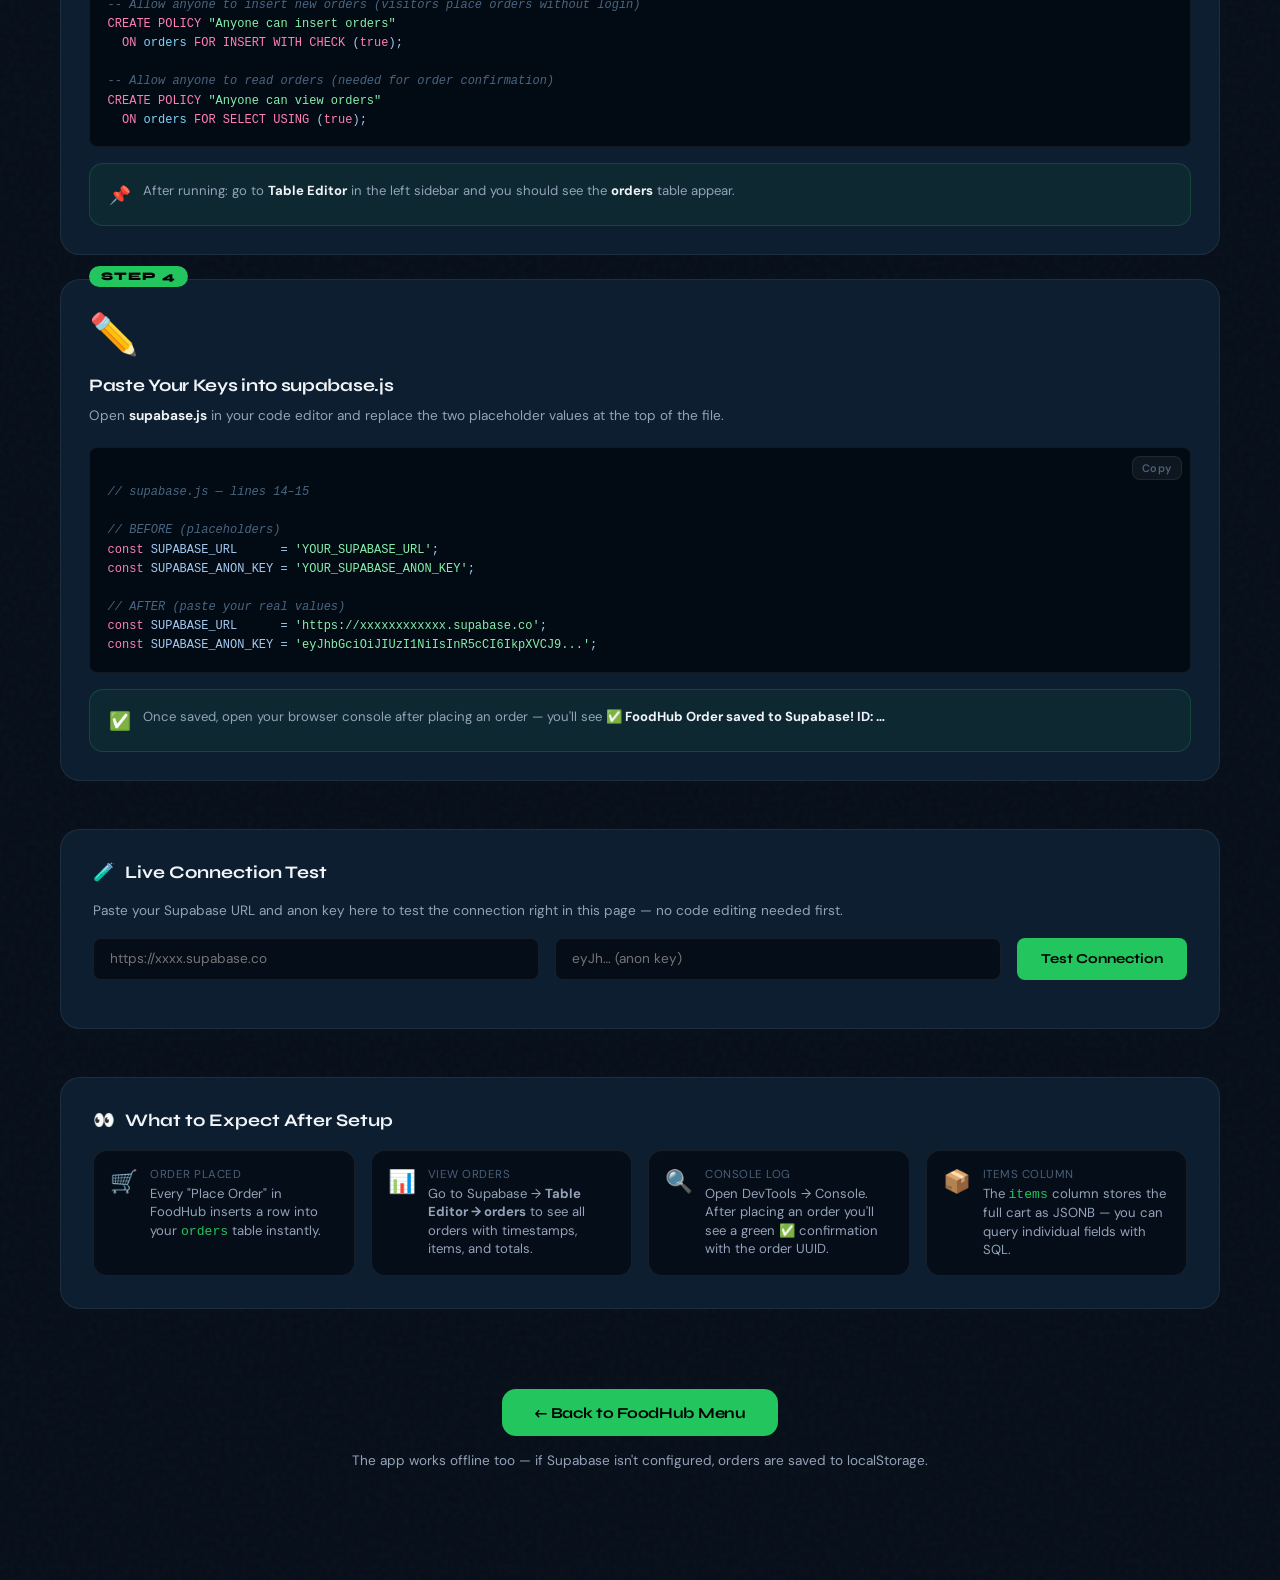
<file: SMA mini rep website/setup-guide.html>
<!DOCTYPE html>
<html lang="en">
<head>
  <meta charset="UTF-8" />
  <meta name="viewport" content="width=device-width, initial-scale=1.0" />
  <title>Supabase Setup — FoodHub</title>
  <link rel="stylesheet" href="styles.css" />
  <link href="https://fonts.googleapis.com/css2?family=Syne:wght@400;600;700;800&family=DM+Sans:ital,wght@0,300;0,400;0,500;1,300&display=swap" rel="stylesheet" />
  <style>
    /* ── Guide-specific styles ── */
    .guide-main {
      padding: 5.5rem 0 5rem;
      min-height: 100vh;
    }

    .guide-hero {
      text-align: center;
      padding: 3rem 1.25rem 2.5rem;
      position: relative;
    }

    .guide-hero::before {
      content: '';
      position: absolute;
      top: 0; left: 50%; transform: translateX(-50%);
      width: 600px; height: 300px;
      background: radial-gradient(ellipse, rgba(34,197,94,0.1) 0%, transparent 70%);
      pointer-events: none;
    }

    .guide-badge {
      display: inline-flex;
      align-items: center;
      gap: 0.5rem;
      background: rgba(34,197,94,0.1);
      border: 1px solid rgba(34,197,94,0.3);
      color: var(--accent);
      font-size: 0.78rem;
      font-weight: 600;
      padding: 0.35rem 1rem;
      border-radius: 100px;
      margin-bottom: 1.2rem;
      letter-spacing: 0.5px;
      text-transform: uppercase;
    }

    .guide-title {
      font-family: var(--font-display);
      font-size: clamp(2rem, 5vw, 3.2rem);
      font-weight: 800;
      letter-spacing: -1.5px;
      margin-bottom: 1rem;
    }

    .guide-subtitle {
      color: var(--text-secondary);
      font-size: 1rem;
      max-width: 500px;
      margin: 0 auto 2rem;
      line-height: 1.7;
    }

    /* ── Progress Track ── */
    .progress-track {
      display: flex;
      align-items: center;
      justify-content: center;
      gap: 0;
      margin-bottom: 3rem;
      flex-wrap: wrap;
      gap: 0.5rem;
    }

    .progress-step {
      display: flex;
      align-items: center;
      gap: 0.5rem;
      font-size: 0.78rem;
      font-weight: 600;
      color: var(--text-muted);
    }

    .progress-step.done { color: var(--accent); }
    .progress-step .ps-num {
      width: 26px; height: 26px;
      border-radius: 50%;
      background: var(--bg-card);
      border: 1px solid var(--border);
      display: flex; align-items: center; justify-content: center;
      font-family: var(--font-display);
      font-size: 0.72rem;
    }
    .progress-step.done .ps-num {
      background: var(--accent-soft);
      border-color: var(--accent);
      color: var(--accent);
    }
    .progress-arrow {
      color: var(--text-muted);
      font-size: 0.8rem;
      padding: 0 0.25rem;
    }

    /* ── Steps Grid ── */
    .steps-grid {
      display: grid;
      grid-template-columns: repeat(auto-fit, minmax(320px, 1fr));
      gap: 1.5rem;
      margin-bottom: 3rem;
    }

    .step-card {
      background: var(--bg-card);
      border: 1px solid var(--border);
      border-radius: var(--radius-lg);
      padding: 1.75rem;
      position: relative;
      transition: var(--transition);
      animation: slideUpFade 0.5s var(--transition) both;
    }

    .step-card:hover {
      border-color: rgba(34,197,94,0.25);
      transform: translateY(-3px);
      box-shadow: 0 12px 40px rgba(0,0,0,0.3);
    }

    .step-card:nth-child(1) { animation-delay: 0.1s; }
    .step-card:nth-child(2) { animation-delay: 0.2s; }
    .step-card:nth-child(3) { animation-delay: 0.3s; }
    .step-card:nth-child(4) { animation-delay: 0.4s; }

    .step-num-badge {
      position: absolute;
      top: -14px; left: 1.75rem;
      background: var(--accent);
      color: #000;
      font-family: var(--font-display);
      font-size: 0.72rem;
      font-weight: 800;
      padding: 0.2rem 0.75rem;
      border-radius: 100px;
      letter-spacing: 1px;
      text-transform: uppercase;
    }

    .step-icon-big {
      font-size: 2.5rem;
      margin-bottom: 0.9rem;
      display: block;
    }

    .step-heading {
      font-family: var(--font-display);
      font-size: 1.1rem;
      font-weight: 700;
      letter-spacing: -0.3px;
      margin-bottom: 0.6rem;
    }

    .step-desc {
      color: var(--text-secondary);
      font-size: 0.85rem;
      line-height: 1.65;
      margin-bottom: 1.2rem;
    }

    /* ── Instructions list ── */
    .step-instructions {
      list-style: none;
      display: flex;
      flex-direction: column;
      gap: 0.5rem;
      margin-bottom: 1.2rem;
    }

    .step-instructions li {
      display: flex;
      align-items: flex-start;
      gap: 0.6rem;
      font-size: 0.82rem;
      color: var(--text-secondary);
      line-height: 1.5;
    }

    .step-instructions li .li-num {
      flex-shrink: 0;
      width: 20px; height: 20px;
      background: var(--accent-soft);
      border: 1px solid var(--border-accent);
      border-radius: 50%;
      display: flex; align-items: center; justify-content: center;
      font-size: 0.65rem;
      font-weight: 700;
      color: var(--accent);
      margin-top: 1px;
    }

    /* ── Code blocks ── */
    .code-block {
      background: #020b14;
      border: 1px solid rgba(255,255,255,0.06);
      border-radius: var(--radius-sm);
      padding: 1rem 1.1rem;
      font-family: 'Courier New', monospace;
      font-size: 0.75rem;
      color: #a3c9f0;
      overflow-x: auto;
      white-space: pre;
      line-height: 1.6;
      position: relative;
    }

    .code-block .kw  { color: #ff7eb6; }
    .code-block .tbl { color: #7dd3fc; }
    .code-block .str { color: #86efac; }
    .code-block .cmt { color: #4a6580; font-style: italic; }
    .code-block .num { color: #fbbf24; }

    .copy-btn {
      position: absolute;
      top: 0.5rem; right: 0.5rem;
      background: rgba(255,255,255,0.05);
      border: 1px solid var(--border);
      color: var(--text-muted);
      font-size: 0.68rem;
      font-weight: 600;
      padding: 0.25rem 0.6rem;
      border-radius: var(--radius-sm);
      cursor: pointer;
      transition: var(--transition);
      letter-spacing: 0.3px;
    }
    .copy-btn:hover { background: rgba(34,197,94,0.1); color: var(--accent); border-color: var(--border-accent); }
    .copy-btn.copied { color: var(--accent); border-color: var(--accent); }

    /* ── Link buttons ── */
    .link-btn {
      display: inline-flex;
      align-items: center;
      gap: 0.4rem;
      background: var(--accent-soft);
      border: 1px solid var(--border-accent);
      color: var(--accent);
      font-size: 0.8rem;
      font-weight: 600;
      padding: 0.5rem 1rem;
      border-radius: var(--radius-sm);
      transition: var(--transition);
      text-decoration: none;
    }
    .link-btn:hover {
      background: var(--accent);
      color: #000;
    }

    /* ── Where to find keys callout ── */
    .callout {
      background: rgba(34,197,94,0.06);
      border: 1px solid rgba(34,197,94,0.2);
      border-radius: var(--radius-md);
      padding: 1rem 1.2rem;
      display: flex;
      align-items: flex-start;
      gap: 0.75rem;
      font-size: 0.82rem;
      color: var(--text-secondary);
      line-height: 1.6;
      margin-top: 1rem;
    }
    .callout-icon { font-size: 1.1rem; flex-shrink: 0; margin-top: 1px; }
    .callout strong { color: var(--text-primary); }

    /* ── Verification section ── */
    .verify-section {
      background: var(--bg-card);
      border: 1px solid var(--border);
      border-radius: var(--radius-lg);
      padding: 2rem;
      margin-bottom: 3rem;
      animation: slideUpFade 0.5s 0.5s var(--transition) both;
    }

    .verify-title {
      font-family: var(--font-display);
      font-size: 1.1rem;
      font-weight: 700;
      margin-bottom: 1.2rem;
      display: flex;
      align-items: center;
      gap: 0.6rem;
    }

    .verify-grid {
      display: grid;
      grid-template-columns: repeat(auto-fit, minmax(200px, 1fr));
      gap: 1rem;
    }

    .verify-item {
      background: var(--bg-base);
      border: 1px solid var(--border);
      border-radius: var(--radius-md);
      padding: 1rem;
      display: flex;
      align-items: flex-start;
      gap: 0.75rem;
    }

    .vi-icon { font-size: 1.4rem; flex-shrink: 0; }
    .vi-label { font-size: 0.72rem; color: var(--text-muted); text-transform: uppercase; letter-spacing: 0.5px; margin-bottom: 0.2rem; }
    .vi-text { font-size: 0.82rem; color: var(--text-secondary); line-height: 1.4; }

    /* ── Live test section ── */
    .test-section {
      background: var(--bg-card);
      border: 1px solid var(--border);
      border-radius: var(--radius-lg);
      padding: 2rem;
      margin-bottom: 3rem;
      animation: slideUpFade 0.5s 0.6s var(--transition) both;
    }

    .test-row {
      display: flex;
      gap: 1rem;
      margin-bottom: 1rem;
      flex-wrap: wrap;
    }

    .test-input {
      flex: 1;
      min-width: 200px;
      background: var(--bg-base);
      border: 1px solid var(--border);
      border-radius: var(--radius-sm);
      padding: 0.7rem 1rem;
      font-size: 0.85rem;
      color: var(--text-primary);
      transition: var(--transition);
    }
    .test-input:focus {
      border-color: var(--border-accent);
      box-shadow: 0 0 0 3px var(--accent-soft);
    }

    .test-btn {
      background: var(--accent);
      color: #000;
      font-family: var(--font-display);
      font-size: 0.85rem;
      font-weight: 700;
      padding: 0.7rem 1.5rem;
      border-radius: var(--radius-sm);
      border: none;
      cursor: pointer;
      transition: var(--transition);
      white-space: nowrap;
    }
    .test-btn:hover { background: #4ade80; }
    .test-btn:disabled { opacity: 0.5; cursor: not-allowed; }

    .test-result {
      background: #020b14;
      border: 1px solid var(--border);
      border-radius: var(--radius-sm);
      padding: 1rem;
      font-family: monospace;
      font-size: 0.78rem;
      color: var(--text-muted);
      min-height: 80px;
      white-space: pre-wrap;
      word-break: break-all;
      display: none;
    }
    .test-result.show { display: block; }
    .test-result.success { color: #86efac; border-color: rgba(34,197,94,0.3); }
    .test-result.error   { color: #fca5a5; border-color: rgba(239,68,68,0.3); }

    /* ── CTA ── */
    .guide-cta {
      text-align: center;
      padding: 2rem;
      animation: slideUpFade 0.5s 0.7s var(--transition) both;
    }
    .cta-text { color: var(--text-secondary); font-size: 0.85rem; margin-top: 1rem; }

    @media (max-width: 600px) {
      .steps-grid { grid-template-columns: 1fr; }
      .test-row { flex-direction: column; }
    }
  </style>
</head>
<body class="page-guide">

  <!-- Navbar -->
  <nav class="navbar" id="navbar">
    <a href="index.html" class="nav-logo">
      <span class="logo-icon">🍔</span>
      <span class="logo-text">FoodHub</span>
    </a>
    <div class="nav-links">
      <a href="index.html" class="nav-link">Menu</a>
      <a href="cart.html" class="nav-link cart-link">
        <span class="cart-icon-wrap">
          <svg width="22" height="22" viewBox="0 0 24 24" fill="none" stroke="currentColor" stroke-width="2" stroke-linecap="round" stroke-linejoin="round">
            <circle cx="9" cy="21" r="1"/><circle cx="20" cy="21" r="1"/>
            <path d="M1 1h4l2.68 13.39a2 2 0 0 0 2 1.61h9.72a2 2 0 0 0 2-1.61L23 6H6"/>
          </svg>
          <span class="cart-badge" id="cart-badge">0</span>
        </span>
        Cart
      </a>
    </div>
  </nav>

  <main class="guide-main">
    <div class="container">

      <!-- Hero -->
      <div class="guide-hero">
        <div class="guide-badge">🗄️ Database Setup Guide</div>
        <h1 class="guide-title">Connect FoodHub to <span class="hero-accent">Supabase</span></h1>
        <p class="guide-subtitle">Follow these 4 steps to store real orders in your Supabase database. Takes about 5 minutes.</p>

        <div class="progress-track">
          <div class="progress-step done"><div class="ps-num">1</div> Create Project</div>
          <div class="progress-arrow">→</div>
          <div class="progress-step done"><div class="ps-num">2</div> Get API Keys</div>
          <div class="progress-arrow">→</div>
          <div class="progress-step done"><div class="ps-num">3</div> Create Table</div>
          <div class="progress-arrow">→</div>
          <div class="progress-step done"><div class="ps-num">4</div> Paste Keys</div>
        </div>
      </div>

      <!-- Steps -->
      <div class="steps-grid">

        <!-- Step 1 -->
        <div class="step-card">
          <span class="step-num-badge">Step 1</span>
          <span class="step-icon-big">🌐</span>
          <div class="step-heading">Create a Supabase Project</div>
          <p class="step-desc">Supabase is a free, open-source Firebase alternative. Sign up and create a new project.</p>
          <ul class="step-instructions">
            <li><span class="li-num">1</span> Go to <strong style="color:var(--text-primary)">supabase.com</strong> and sign in / sign up</li>
            <li><span class="li-num">2</span> Click <strong style="color:var(--text-primary)">"New project"</strong> from your dashboard</li>
            <li><span class="li-num">3</span> Give it a name like <strong style="color:var(--text-primary)">foodhub-db</strong></li>
            <li><span class="li-num">4</span> Choose a strong database password and save it</li>
            <li><span class="li-num">5</span> Select your nearest region and click <strong style="color:var(--text-primary)">Create project</strong></li>
          </ul>
          <a href="https://supabase.com/dashboard" target="_blank" rel="noopener" class="link-btn">
            Open Supabase Dashboard ↗
          </a>
        </div>

        <!-- Step 2 -->
        <div class="step-card">
          <span class="step-num-badge">Step 2</span>
          <span class="step-icon-big">🔑</span>
          <div class="step-heading">Get Your API Keys</div>
          <p class="step-desc">After your project is created, grab the Project URL and anon key from the Settings panel.</p>
          <ul class="step-instructions">
            <li><span class="li-num">1</span> Inside your project, click <strong style="color:var(--text-primary)">Settings</strong> (gear icon, left sidebar)</li>
            <li><span class="li-num">2</span> Click <strong style="color:var(--text-primary)">API</strong> in the settings menu</li>
            <li><span class="li-num">3</span> Copy <strong style="color:var(--text-primary)">Project URL</strong> — looks like <code style="color:var(--accent);font-size:0.75rem">https://xxxx.supabase.co</code></li>
            <li><span class="li-num">4</span> Copy <strong style="color:var(--text-primary)">anon public</strong> key — starts with <code style="color:var(--accent);font-size:0.75rem">eyJh...</code></li>
          </ul>
          <div class="callout">
            <span class="callout-icon">💡</span>
            <span>Use the <strong>anon</strong> key (not the service_role key). The anon key is safe to use in frontend code.</span>
          </div>
        </div>

        <!-- Step 3 -->
        <div class="step-card" style="grid-column: 1 / -1;">
          <span class="step-num-badge">Step 3</span>
          <span class="step-icon-big">🗃️</span>
          <div class="step-heading">Create the Orders Table</div>
          <p class="step-desc">Run the SQL below in Supabase → <strong style="color:var(--text-primary)">SQL Editor → New query</strong>. This creates the <code style="color:var(--accent)">orders</code> table and sets up security policies so FoodHub can write to it.</p>

          <div class="code-block" id="sql-block" style="margin-bottom:1rem;">
<button class="copy-btn" onclick="copySql(this)">Copy</button><span class="cmt">-- Run this in Supabase → SQL Editor → New Query</span>

<span class="kw">CREATE TABLE IF NOT EXISTS</span> <span class="tbl">orders</span> (
  id           uuid <span class="kw">PRIMARY KEY DEFAULT</span> gen_random_uuid(),
  session_id   text        <span class="kw">NOT NULL</span>,
  items        jsonb       <span class="kw">NOT NULL</span>,         <span class="cmt">-- cart items array stored as JSON</span>
  subtotal     numeric(<span class="num">10</span>,<span class="num">2</span>),
  delivery_fee numeric(<span class="num">10</span>,<span class="num">2</span>) <span class="kw">DEFAULT</span> <span class="num">30</span>,
  taxes        numeric(<span class="num">10</span>,<span class="num">2</span>),
  total_price  numeric(<span class="num">10</span>,<span class="num">2</span>),
  status       text        <span class="kw">DEFAULT</span> <span class="str">'confirmed'</span>,
  created_at   timestamptz <span class="kw">DEFAULT</span> now()
);

<span class="cmt">-- Enable Row Level Security</span>
<span class="kw">ALTER TABLE</span> <span class="tbl">orders</span> <span class="kw">ENABLE ROW LEVEL SECURITY</span>;

<span class="cmt">-- Allow anyone to insert new orders (visitors place orders without login)</span>
<span class="kw">CREATE POLICY</span> <span class="str">"Anyone can insert orders"</span>
  <span class="kw">ON</span> <span class="tbl">orders</span> <span class="kw">FOR INSERT WITH CHECK</span> (<span class="kw">true</span>);

<span class="cmt">-- Allow anyone to read orders (needed for order confirmation)</span>
<span class="kw">CREATE POLICY</span> <span class="str">"Anyone can view orders"</span>
  <span class="kw">ON</span> <span class="tbl">orders</span> <span class="kw">FOR SELECT USING</span> (<span class="kw">true</span>);
</div>

          <div class="callout">
            <span class="callout-icon">📌</span>
            <span>After running: go to <strong>Table Editor</strong> in the left sidebar and you should see the <strong>orders</strong> table appear.</span>
          </div>
        </div>

        <!-- Step 4 -->
        <div class="step-card" style="grid-column: 1 / -1;">
          <span class="step-num-badge">Step 4</span>
          <span class="step-icon-big">✏️</span>
          <div class="step-heading">Paste Your Keys into supabase.js</div>
          <p class="step-desc">Open <strong style="color:var(--text-primary)">supabase.js</strong> in your code editor and replace the two placeholder values at the top of the file.</p>

          <div class="code-block" id="keys-block" style="margin-bottom:1rem;">
<button class="copy-btn" onclick="copyKeys(this)">Copy</button><span class="cmt">// supabase.js — lines 14–15</span>

<span class="cmt">// BEFORE (placeholders)</span>
<span class="kw">const</span> SUPABASE_URL      = <span class="str">'YOUR_SUPABASE_URL'</span>;
<span class="kw">const</span> SUPABASE_ANON_KEY = <span class="str">'YOUR_SUPABASE_ANON_KEY'</span>;

<span class="cmt">// AFTER (paste your real values)</span>
<span class="kw">const</span> SUPABASE_URL      = <span class="str">'https://xxxxxxxxxxxx.supabase.co'</span>;
<span class="kw">const</span> SUPABASE_ANON_KEY = <span class="str">'eyJhbGciOiJIUzI1NiIsInR5cCI6IkpXVCJ9...'</span>;
</div>

          <div class="callout">
            <span class="callout-icon">✅</span>
            <span>Once saved, open your browser console after placing an order — you'll see <strong>✅ FoodHub Order saved to Supabase! ID: …</strong></span>
          </div>
        </div>

      </div>

      <!-- Live Connection Test -->
      <div class="test-section">
        <div class="verify-title">
          <span>🧪</span> Live Connection Test
        </div>
        <p style="color:var(--text-secondary);font-size:0.85rem;margin-bottom:1.2rem;">
          Paste your Supabase URL and anon key here to test the connection right in this page — no code editing needed first.
        </p>
        <div class="test-row">
          <input type="text" class="test-input" id="test-url" placeholder="https://xxxx.supabase.co" />
          <input type="text" class="test-input" id="test-key" placeholder="eyJh… (anon key)" />
          <button class="test-btn" id="test-btn" onclick="runConnectionTest()">Test Connection</button>
        </div>
        <div class="test-result" id="test-result"></div>
      </div>

      <!-- What to expect -->
      <div class="verify-section">
        <div class="verify-title"><span>👀</span> What to Expect After Setup</div>
        <div class="verify-grid">
          <div class="verify-item">
            <span class="vi-icon">🛒</span>
            <div>
              <div class="vi-label">Order Placed</div>
              <div class="vi-text">Every "Place Order" in FoodHub inserts a row into your <code style="color:var(--accent)">orders</code> table instantly.</div>
            </div>
          </div>
          <div class="verify-item">
            <span class="vi-icon">📊</span>
            <div>
              <div class="vi-label">View Orders</div>
              <div class="vi-text">Go to Supabase → <strong>Table Editor → orders</strong> to see all orders with timestamps, items, and totals.</div>
            </div>
          </div>
          <div class="verify-item">
            <span class="vi-icon">🔍</span>
            <div>
              <div class="vi-label">Console Log</div>
              <div class="vi-text">Open DevTools → Console. After placing an order you'll see a green ✅ confirmation with the order UUID.</div>
            </div>
          </div>
          <div class="verify-item">
            <span class="vi-icon">📦</span>
            <div>
              <div class="vi-label">items Column</div>
              <div class="vi-text">The <code style="color:var(--accent)">items</code> column stores the full cart as JSONB — you can query individual fields with SQL.</div>
            </div>
          </div>
        </div>
      </div>

      <!-- CTA -->
      <div class="guide-cta">
        <a href="index.html" class="btn-primary" style="width:auto;display:inline-flex;padding:0.9rem 2rem;">
          ← Back to FoodHub Menu
        </a>
        <p class="cta-text">The app works offline too — if Supabase isn't configured, orders are saved to localStorage.</p>
      </div>

    </div>
  </main>

  <script src="supabase.js"></script>
  <script src="script.js"></script>
  <script>
    // ── Copy SQL ──
    const SQL_RAW = `-- Run this in Supabase → SQL Editor → New Query

CREATE TABLE IF NOT EXISTS orders (
  id           uuid PRIMARY KEY DEFAULT gen_random_uuid(),
  session_id   text        NOT NULL,
  items        jsonb       NOT NULL,
  subtotal     numeric(10,2),
  delivery_fee numeric(10,2) DEFAULT 30,
  taxes        numeric(10,2),
  total_price  numeric(10,2),
  status       text        DEFAULT 'confirmed',
  created_at   timestamptz DEFAULT now()
);

ALTER TABLE orders ENABLE ROW LEVEL SECURITY;

CREATE POLICY "Anyone can insert orders"
  ON orders FOR INSERT WITH CHECK (true);

CREATE POLICY "Anyone can view orders"
  ON orders FOR SELECT USING (true);`;

    function copySql(btn) {
      navigator.clipboard.writeText(SQL_RAW).then(() => {
        btn.textContent = 'Copied!';
        btn.classList.add('copied');
        setTimeout(() => { btn.textContent = 'Copy'; btn.classList.remove('copied'); }, 2000);
      });
    }

    const KEYS_RAW = `const SUPABASE_URL      = 'https://xxxxxxxxxxxx.supabase.co';
const SUPABASE_ANON_KEY = 'eyJhbGciOiJIUzI1NiIsInR5cCI6IkpXVCJ9...';`;

    function copyKeys(btn) {
      navigator.clipboard.writeText(KEYS_RAW).then(() => {
        btn.textContent = 'Copied!';
        btn.classList.add('copied');
        setTimeout(() => { btn.textContent = 'Copy'; btn.classList.remove('copied'); }, 2000);
      });
    }

    // ── Live connection test ──
    async function runConnectionTest() {
      const url = document.getElementById('test-url').value.trim();
      const key = document.getElementById('test-key').value.trim();
      const result = document.getElementById('test-result');
      const btn = document.getElementById('test-btn');

      if (!url || !key) {
        result.textContent = '⚠️  Please enter both URL and anon key.';
        result.className = 'test-result show error';
        return;
      }

      btn.disabled = true;
      btn.textContent = 'Testing…';
      result.textContent = 'Connecting to Supabase…';
      result.className = 'test-result show';

      try {
        // Load Supabase SDK if not already loaded
        if (!window.supabase) {
          await new Promise((res, rej) => {
            const s = document.createElement('script');
            s.src = 'https://cdn.jsdelivr.net/npm/@supabase/supabase-js@2/dist/umd/supabase.min.js';
            s.onload = res; s.onerror = rej;
            document.head.appendChild(s);
          });
        }

        const client = window.supabase.createClient(url, key);

        // Try a lightweight query — just check if the orders table exists
        const { data, error } = await client
          .from('orders')
          .select('id, status, total_price, created_at')
          .limit(3);

        if (error) throw error;

        const rows = data && data.length
          ? `\nLatest orders in table:\n${JSON.stringify(data, null, 2)}`
          : '\n(No orders yet — table is empty and ready!)';

        result.textContent = `✅ Connection successful!\nConnected to: ${url}${rows}`;
        result.className = 'test-result show success';
      } catch (e) {
        result.textContent = `❌ Connection failed\n\nError: ${e.message}\n\nCommon fixes:\n• Double-check the URL and key\n• Make sure you ran the SQL in Step 3\n• The key should be the "anon public" key, not service_role`;
        result.className = 'test-result show error';
      } finally {
        btn.disabled = false;
        btn.textContent = 'Test Connection';
      }
    }
  </script>
</body>
</html>
</file>
<file: style.css>
/*Importing from google font*/


@import url('https://fonts.googleapis.com/css2?family=Miniver&family=Poppins:ital,wght@0,400;0,500;0,700;1,400;1,600&display=swap');
*{
    margin: 0;
    padding: 0;
    box-sizing: border-box;
    font-family: "Poppins", sans-serif;
}
:root
{    
    /*colors*/

    --white-color: #fff;
    --dark-color: #252525;
    --primary-color: #3b141c;
    --secondary-color:#f3961c;
    --light-pink-color:#faf4f5;
    --medium-grey-color:#ccc;
    
     /*Font size*/

    --font-size-s:0.9rem;
    --font-size-n:1rem;
    --font-size-m:1.12rem;
    --font-size-l:1.5rem;
    --font-size-xl:2rem;
    --font-size-xxl:2.3rem;

   
     /*Font weight*/

    --font-weight-normal:400;
    --font-weight-medium:500;
    --font-weight-semibold:600;
    --font-weight-bold:700;


    /*border radius*/

    --border-radius-s:8px;
    --border-radius-m:30px;
    --border-radius-circle:50%;

    --site-max-width:1300px;






}

html
{
    scroll-behavior: smooth;

}
/*Styling for whole site*/

ul
{
    list-style: none;
}
a
{
    text-decoration: none;
}
button
{cursor: pointer;
 border: none;
 background: none;
}
img
{
    width:100%

}
.section-content
{
    max-width: var(--site-max-width);
    margin: 0 auto;
    padding: 0 20px;

}

.section-title
{
    text-align: center;
    padding: 60px 0 100px;
    text-transform: uppercase;
    font-size: var(--font-size-xl);

}

.section-title::after
{
    content: "";
    width: 80px;
    height:5px;
    display: block;
    background: var(--secondary-color);
    margin:10px auto 0;
    border-radius: var(--border-radius-s);

}


/*navbar styling*/

header
{
    background: var(--primary-color);
    position: fixed;
    width: 100%;
    z-index: 5;
}

header .navbar
{
    display: flex;
    align-items: center;
    justify-content: space-between;
    padding: 20px;
}


.navbar .nav-logo .logo-text
{
    color:var(--white-color);
    font-size: var(--font-size-xl);
    font-weight: var(--font-weight-semibold);

}

.navbar .nav-menu
{
    display: flex;
    gap:10px;
    

}
.navbar .nav-menu .nav-link
{
    color:var(--white-color);
    padding: 10px 18px;
    background: transparent;
    border-radius: var(--border-radius-m);
    font-size: var(--font-size-m);
    transition: 0.3s ease;
}

.navbar .nav-menu .nav-link:hover
{
    color:var(--primary-color);
    background-color: var(--secondary-color);
}

.navbar :where(#menu-close-button, #menu-open-button)
{
    display: none;
}


/*herosection styling*/

.hero-section
{
    min-height: 100vh;
    background-color: var(--primary-color);
}
.hero-section .section-content
{
    display: flex;
    align-items: center;
    min-height: 100vh;
    color: var(--white-color);
    justify-content: space-between;
}
.hero-section .hero-details .title
{
    font-size: var(--font-size-xxl);
    color:var(--secondary-color);
    font-family: "miniver", sans-serif;

    
}
.hero-section .hero-details .subtitle
{
    font-size: var(--font-size-xl);
    font-weight: var(--font-weight-semibold);
    margin-top: 8px;
    max-width: 70%;

}
.hero-section .hero-details .description
{
    max-width: 70%;
    font-size: var(--font-size-m);
    margin: 24px 0 40px;

    
}
.hero-section .hero-details .buttons {
    display: flex;
    gap: 25px;   
}

.hero-section .hero-details .buttons a {
    padding: 10px 26px;
    color: var(--primary-color);
    border-radius: var(--border-radius-m);
    background: var(--secondary-color);
    font-weight: var(--font-weight-medium);
    text-decoration: none;
    border: 2px solid transparent;
}
.hero-section .hero-details .buttons a:hover,
.hero-section .hero-details .button-contact a

{
    
    color:var(--white-color);
    background-color: var(--white-color);
    background: transparent;

}
.hero-section .hero-details .button-contact a:hover
{
    color:var(--primary-color);
    background-color: var(--secondary-color);
    background:var(--secondary-color);
}


.hero-section .hero-image-wrapper
{
    max-width: 500px;
    margin-right: 30px;

}

/*About section styling*/

.about-section{
    padding: 120px;
    background: var(--light-pink-color);


}
.about-section .section-content
{
    display: flex;
    align-items: center;
    justify-content: space-between;
    gap: 50px;

}
.about-section .about-image-wrapper .about-image 
{
  width: 500px;
  height: 500px;
  object-fit: cover;
  border-radius: var(--border-radius-circle);


}
.about-section .about-details .section-title
{
    padding: 0;
}

.about-section .about-details 
{
    max-width: 50%;

}
.about-section .about-details .text
{
  line-height: 30px;
  margin: 50px 0 30px;
  text-align: center;
  font-size: var(--font-size-m);
}
.about-section .social-link-list
{
    display:flex;
    gap:25px;
    justify-content: center;

}
.about-section .social-link-list .social-link
{
    color: var(--primary-color);
    font-size: var(--font-size-l);
    transition: 0.2s ease;

}
.about-section .social-link-list .social-link:hover
{
  color: var(--secondary-color);

}
/* menu section styling*/

.menu-section
{
    color: var(--white-color);
    background: var(--dark-color);
    padding: 50px 0 100px;
}
.menu-section .menu-list {
    display: flex;
    flex-wrap: wrap;
    align-items: center;
    gap: 110px;
    justify-content: space-between;
}

.menu-section .menu-list .menu-item {
    display: flex;
    align-items: center;
    text-align: center;
    flex-direction: column;
    justify-content: space-between;
    width: calc((100% / 3) - 110px);
}



.menu-section .menu-list .menu-item .menu-image
{
    max-width: 83%;
    aspect-ratio: 1;
    margin-bottom: 15px;
    object-fit:contain;

}

.menu-section .menu-list .menu-item .name
{
    margin: 12px 0;
    font-size: var(--font-size-l);
    font-weight: var(--font-weight-semibold);
}
.menu-section .menu-list .menu-item .text
{
    font-size: var(--font-size-m);

}

/* Testimonial styling*/
.testimonial-section
{
    padding: 50px 0 100px;
    background: var(--light-pink-color);

}
.testimonial-section .slider-wrapper
{
    overflow: hidden;
    margin:0 60px 50px;
}

.testimonial-section .testimonial
{
    display: flex;
    padding: 35px;
    flex-direction: column;
    align-items: center;
    text-align: center;
}
.testimonial-section .testimonial .user-image
{
    width: 180px;
    height: 180px;
    object-fit: cover;
    border-radius: var(--border-radius-circle);
    margin-bottom: 50px;

}
.testimonial-section .testimonial .name
{
   margin-bottom: 16px;
   font-size: var(--font-size-m);
}

.testimonial-section .testimonial .feedback
{
    line-height: 25px;
}

.testimonial-section .swiper-pagination-bullet
{
  width: 15px;
  height: 15px;
  opacity: 1;
  background: var(--secondary-color);
}
.testimonial-section .swiper-slide-button
{
    color: var(--secondary-color);
    transition: 0.3s ease;
    margin-top: -50px;
}
.testimonial-section .swiper-slide-button:hover
{
   color: var(--primary-color);
}

/*Contact us Styling*/
.contact-section
{
    background: var(--light-pink-color);
    padding: 50px 0 100px;

}
.contact-section .section-content
{
    display: flex;
    gap:48px;
    align-items: flex-start;
    justify-content: space-between;
}
.contact-section .contact-info-list .contact-info
{ 
    display: flex;
    gap: 20px;
    margin: 20px 0;
    align-items: center;


}

.contact-section .contact-info-list .contact-info i
{ 
    font-size: var(--font-size-m); 

} 


.contact-section .contact-form .form-input
{
    width: 100%;
    height: 50px;
    padding: 0 12px;
    outline: none;
    margin-bottom: 16px;
    background: var(--white-color);
    border-radius: var(--border-radius-s);
    border: 1px solid var(--medium-grey-color);
}
.contact-section .contact-form
{
    max-width: 50%;
}

.contact-section .contact-form .form-input:focus
{
    border-color: var(--secondary-color);


}

.contact-section .contact-form textarea.form-input
{
    height: 100px;
    padding: 12px;
    resize: vertical;
}

.contact-section .contact-form .submit-button
{
    color: var(--white-color);
    background: var(--primary-color);
    padding: 10px 26px;
    border-radius: var(--border-radius-m);
    font-weight: var(--font-weight-medium);
    font-size: var(--font-size-m);
    border: 1px solid var(--primary-color);
    margin-top: 10px;
    transition: 0.3s ease;
}
.contact-section .contact-form .submit-button:hover
{ 
    color: var(--primary-color);
    background: transparent;
}
/* Footer section styling*/
.footer-section
{
    background: var(--dark-color);
    padding: 20px 0;

}
.footer-section .section-content
{
  display: flex;
  align-items: center;
  justify-content: space-between;
}
.footer-section .social-link-list
{
    display: flex;
    gap:25px;

}
.footer-section .social-link-list .social-link
{
    font-size: var(--font-size-l);
    
}

.footer-section .social-link-list .social-link:hover,
.footer-section .policy-text .policy-link:hover
{
    color: var(--secondary-color);


}
.footer-section .policy-text .separator
{
   color: var(--white-color);
   margin: 0 5px;
}

.footer-section :where(.copyright-text, .social-link, .policy-link)
{
    color:var(--white-color);
    transition: 0.2s ease;

}


/*responsive code*/

@media (max-width: 1024px)
{ 
    .menu-section .menu-list
    {
        gap:60px;

    }
    .menu-section .menu-list .menu-item
    {
        width: calc((100% / 3) - 60px);
    }
}

/*responsive code*/
@media (max-width: 900px) {
    :root{
    --font-size-m:1rem;
    --font-size-l:1.3em;
    --font-size-xl:1.5rem;
    --font-size-xxl:1.8rem;
    }

    body.show-mobile-menu header ::before
    {
        content: "";
        position: fixed;
        left: 0;
        top: 0;
        height: 100%;
        width: 100%;
        backdrop-filter: blur(5px);
        background: rgba(0,0,0,0.2);
    }
    .navbar :where(#menu-close-button, #menu-open-button)
    {
        font-size: var(--font-size-l);
        display: block;

    }
   .navbar #menu-close-button
   {
    position:absolute;
    right: 30px;
    top: 30px;

   }
   .navbar #menu-open-button
   {
    color: var(--white-color);

   }


    .navbar .nav-menu {
        position: fixed;
        left: -300px;
        top: 0;
        width: 300px;
        height: 100vh;
        flex-direction: column;
        align-items: center;
        padding-top: 100px;
        background: var(--white-color);
        z-index: 1000;    
        transition: left 0.2s ease; 
    }
    body.show-mobile-menu .navbar .nav-menu
    {
       left: 0px;
    }

    .navbar .nav-menu .nav-link {
        color: var(--dark-color);
        font-size: var(--font-size-l);
        display: block;
        margin-top: 17px;

    }
    .hero-section .section-content
    {
        flex-direction: column-reverse;
        text-align: center;
        gap: 50px;
        padding: 30px 20px 20px;
        justify-content: center;

    }

    .hero-section .hero-details  :is(.subtitle, .description),.about-section .about-details,.contact-section .contact-form

    {
      max-width: 100px;

    }


    .hero-section .hero-details .buttons
    {
        justify-content: center;

    }

    .hero-section .hero-image-wrapper
    {
        max-width: 270px;
        margin-right: 0;
    }
    .about-section .section-content
    {
        flex-direction: column-reverse;
        gap: 70px;

    }
    .about-section .about-image-wrapper .about-image
    {
       width: 100%;
       height: 100%;
       max-width: 250px;
       aspect-ratio: 1;

    }
    .menu-section .menu-list
    {
        gap:30px;

    }
    .menu-section .menu-list .menu-item
    {
        width: calc((100% / 2) - 30px);
    }
    .menu-section .menu-list .menu-item .menu-image
    {
       max-width: 200px;
    }
.contact-section .section-content
{
    flex-direction: column-reverse;
    align-items: center;

}

}

/*responsive code*/
@media (max-width: 640px)
{ 

    .menu-section .menu-list
    {
        gap:60px;

    }

    .menu-section .menu-list .menu-item
    {
        width: 100%;
    }

    .testimonial-section .slider-wrapper
    {
        margin: 0 0 30px;
    }
    .testimonial-section .swiper-slide-button
    {
      display: none;
    }
    .footer-section .section-content
    {
        flex-direction: column;
        gap: 20px;
    }
}
</file>
<file: introtohtml/buttons.css>
.Subscribe-button
    {
      background-color: rgb(96, 15, 15);
      color: aliceblue;
      border: none;
      height: 40px;
      width: 120px;
      border-radius: 2px;
      margin-right: 8px;
    }
    .Subscribe-button:hover
    { 
       opacity: 0.7;

    }
    .Subscribe-button:active
    {
        opacity: 0.3;

    }


 



    .Join-button
    {
        background-color: aliceblue;
        border-color: aqua;
        color: aquamarine;
        border-style: solid;
        height: 40px;
      width: 120px;
      margin-right: 8px;


    }
    .Join-button:hover{
        background-color:aqua;
          color: aliceblue;
          opacity: 0.3;
    }







    .Tweet-button
    {
        background-color: blue;
        color: azure;
        border-radius: 20px;
        height: 40px;
        width:120;
        border:none;


    }
</file>
<file: SMA mini rep website/styles.css>
/* ============================================
   FoodHub — Premium CSS
   Dark, elegant, Swiggy/Zomato inspired
   ============================================ */

/* --- Google Fonts are loaded in HTML --- */

/* ============ CSS Variables ============ */
:root {
  --bg-base: #050d18;
  --bg-card: #0d1e30;
  --bg-card-hover: #122438;
  --bg-nav: rgba(5, 13, 24, 0.92);
  --accent: #22c55e;
  --accent-dark: #16a34a;
  --accent-glow: rgba(34, 197, 94, 0.25);
  --accent-soft: rgba(34, 197, 94, 0.12);
  --danger: #ef4444;
  --text-primary: #f0f4f8;
  --text-secondary: #94a3b8;
  --text-muted: #4a5f78;
  --border: rgba(255,255,255,0.07);
  --border-accent: rgba(34,197,94,0.3);
  --shadow-card: 0 8px 32px rgba(0,0,0,0.4);
  --shadow-accent: 0 0 30px rgba(34,197,94,0.2);
  --radius-sm: 8px;
  --radius-md: 14px;
  --radius-lg: 20px;
  --radius-xl: 28px;
  --font-display: 'Syne', sans-serif;
  --font-body: 'DM Sans', sans-serif;
  --transition: 0.3s cubic-bezier(0.4, 0, 0.2, 1);
  --transition-slow: 0.6s cubic-bezier(0.4, 0, 0.2, 1);
}

/* ============ Reset & Base ============ */
*, *::before, *::after { margin: 0; padding: 0; box-sizing: border-box; }

html {
  scroll-behavior: smooth;
  font-size: 16px;
}

body {
  font-family: var(--font-body);
  background: var(--bg-base);
  color: var(--text-primary);
  min-height: 100vh;
  overflow-x: hidden;
  /* subtle noise texture overlay */
  background-image:
    radial-gradient(ellipse 80% 60% at 50% -10%, rgba(34,197,94,0.06) 0%, transparent 60%),
    url("data:image/svg+xml,%3Csvg viewBox='0 0 256 256' xmlns='http://www.w3.org/2000/svg'%3E%3Cfilter id='n'%3E%3CfeTurbulence type='fractalNoise' baseFrequency='0.9' numOctaves='4' stitchTiles='stitch'/%3E%3C/filter%3E%3Crect width='100%25' height='100%25' filter='url(%23n)' opacity='0.03'/%3E%3C/svg%3E");
}

a { text-decoration: none; color: inherit; }
img { display: block; width: 100%; object-fit: cover; }
button { font-family: var(--font-body); cursor: pointer; border: none; outline: none; }
input { font-family: var(--font-body); outline: none; border: none; }

.container {
  max-width: 1200px;
  margin: 0 auto;
  padding: 0 1.25rem;
}

/* ============ Navbar ============ */
.navbar {
  position: fixed;
  top: 0; left: 0; right: 0;
  z-index: 100;
  display: flex;
  align-items: center;
  justify-content: space-between;
  padding: 0 2rem;
  height: 68px;
  background: var(--bg-nav);
  backdrop-filter: blur(20px);
  -webkit-backdrop-filter: blur(20px);
  border-bottom: 1px solid var(--border);
  transition: var(--transition);
}

.navbar.scrolled {
  box-shadow: 0 4px 40px rgba(0,0,0,0.5);
}

.nav-logo {
  display: flex;
  align-items: center;
  gap: 0.5rem;
}
.logo-icon { font-size: 1.5rem; }
.logo-text {
  font-family: var(--font-display);
  font-size: 1.4rem;
  font-weight: 800;
  background: linear-gradient(135deg, #fff 30%, var(--accent));
  -webkit-background-clip: text;
  -webkit-text-fill-color: transparent;
  background-clip: text;
  letter-spacing: -0.5px;
}

.nav-links {
  display: flex;
  align-items: center;
  gap: 1.5rem;
}

.nav-link {
  font-size: 0.9rem;
  font-weight: 500;
  color: var(--text-secondary);
  transition: var(--transition);
  display: flex;
  align-items: center;
  gap: 0.4rem;
  padding: 0.4rem 0;
  position: relative;
}

.nav-link::after {
  content: '';
  position: absolute;
  bottom: 0; left: 0;
  width: 0; height: 2px;
  background: var(--accent);
  border-radius: 2px;
  transition: var(--transition);
}

.nav-link:hover, .nav-link.active {
  color: var(--text-primary);
}

.nav-link.active::after, .nav-link:hover::after {
  width: 100%;
}

.cart-icon-wrap {
  position: relative;
  display: flex;
  align-items: center;
}

.cart-badge {
  position: absolute;
  top: -8px; right: -8px;
  background: var(--accent);
  color: #000;
  font-size: 0.65rem;
  font-weight: 700;
  width: 18px; height: 18px;
  border-radius: 50%;
  display: flex;
  align-items: center;
  justify-content: center;
  transition: var(--transition);
}

.cart-badge.bump {
  animation: bump 0.4s cubic-bezier(0.36, 0.07, 0.19, 0.97);
}

/* ============ Hero ============ */
.hero {
  min-height: 100vh;
  display: flex;
  align-items: center;
  justify-content: space-between;
  padding: 5rem 2rem 3rem;
  max-width: 1200px;
  margin: 0 auto;
  gap: 2rem;
  position: relative;
}

.hero-bg-glow {
  position: absolute;
  top: 20%; left: -10%;
  width: 500px; height: 500px;
  background: radial-gradient(circle, rgba(34,197,94,0.08) 0%, transparent 70%);
  pointer-events: none;
  animation: floatGlow 6s ease-in-out infinite;
}

.hero-content {
  flex: 1;
  max-width: 560px;
  animation: slideUpFade 0.8s var(--transition) both;
}

.hero-tag {
  display: inline-flex;
  align-items: center;
  gap: 0.4rem;
  background: var(--accent-soft);
  border: 1px solid var(--border-accent);
  color: var(--accent);
  font-size: 0.8rem;
  font-weight: 600;
  padding: 0.4rem 1rem;
  border-radius: 100px;
  margin-bottom: 1.5rem;
  letter-spacing: 0.5px;
  animation: slideUpFade 0.8s 0.1s var(--transition) both;
}

.hero-title {
  font-family: var(--font-display);
  font-size: clamp(2.8rem, 6vw, 5rem);
  font-weight: 800;
  line-height: 1.05;
  letter-spacing: -2px;
  margin-bottom: 1.2rem;
  animation: slideUpFade 0.8s 0.2s var(--transition) both;
}

.hero-accent {
  background: linear-gradient(135deg, var(--accent) 0%, #4ade80);
  -webkit-background-clip: text;
  -webkit-text-fill-color: transparent;
  background-clip: text;
}

.hero-sub {
  font-size: 1.05rem;
  color: var(--text-secondary);
  line-height: 1.7;
  margin-bottom: 2.5rem;
  font-weight: 300;
  max-width: 440px;
  animation: slideUpFade 0.8s 0.3s var(--transition) both;
}

.hero-stats {
  display: flex;
  align-items: center;
  gap: 1.5rem;
  animation: slideUpFade 0.8s 0.4s var(--transition) both;
}

.stat { text-align: center; }
.stat-num {
  display: block;
  font-family: var(--font-display);
  font-size: 1.5rem;
  font-weight: 700;
  color: var(--text-primary);
}
.stat-label {
  display: block;
  font-size: 0.72rem;
  color: var(--text-muted);
  text-transform: uppercase;
  letter-spacing: 1px;
  margin-top: 0.2rem;
}
.stat-divider {
  width: 1px; height: 36px;
  background: var(--border);
}

.hero-img-wrap {
  position: relative;
  display: flex;
  align-items: center;
  justify-content: center;
  width: 340px; height: 340px;
  flex-shrink: 0;
  animation: slideUpFade 0.8s 0.5s var(--transition) both;
}

.hero-plate-ring {
  position: absolute;
  width: 280px; height: 280px;
  border-radius: 50%;
  border: 2px solid rgba(34,197,94,0.15);
  animation: spinSlow 20s linear infinite;
}
.ring2 {
  width: 220px; height: 220px;
  border-color: rgba(34,197,94,0.08);
  animation-duration: 14s;
  animation-direction: reverse;
}
.hero-plate-emoji {
  font-size: 8rem;
  animation: floatEmoji 4s ease-in-out infinite;
  filter: drop-shadow(0 20px 40px rgba(34,197,94,0.3));
  z-index: 1;
}

/* ============ Categories ============ */
.categories-section {
  padding: 1.5rem 0 0.5rem;
  position: sticky;
  top: 68px;
  background: var(--bg-base);
  z-index: 50;
  border-bottom: 1px solid var(--border);
}

.categories-scroll {
  display: flex;
  gap: 0.6rem;
  overflow-x: auto;
  padding: 0.5rem 1.25rem 0.75rem;
  scrollbar-width: none;
}
.categories-scroll::-webkit-scrollbar { display: none; }

.cat-btn {
  white-space: nowrap;
  background: var(--bg-card);
  border: 1px solid var(--border);
  color: var(--text-secondary);
  font-size: 0.82rem;
  font-weight: 500;
  padding: 0.5rem 1.1rem;
  border-radius: 100px;
  transition: var(--transition);
  flex-shrink: 0;
}

.cat-btn:hover {
  background: var(--bg-card-hover);
  color: var(--text-primary);
  border-color: rgba(255,255,255,0.15);
}

.cat-btn.active {
  background: var(--accent);
  color: #000;
  border-color: var(--accent);
  font-weight: 700;
}

/* ============ Search ============ */
.search-section {
  padding: 1.5rem 0 0.5rem;
}

.search-wrap {
  display: flex;
  align-items: center;
  gap: 0.75rem;
  background: var(--bg-card);
  border: 1px solid var(--border);
  border-radius: var(--radius-md);
  padding: 0.85rem 1.2rem;
  transition: var(--transition);
  max-width: 500px;
}

.search-wrap:focus-within {
  border-color: var(--border-accent);
  box-shadow: 0 0 0 3px var(--accent-soft);
}

.search-icon { color: var(--text-muted); flex-shrink: 0; }

.search-input {
  background: transparent;
  color: var(--text-primary);
  font-size: 0.9rem;
  flex: 1;
}

.search-input::placeholder { color: var(--text-muted); }

/* ============ Menu Section ============ */
.menu-section {
  padding: 2rem 0 4rem;
}

.section-header {
  display: flex;
  align-items: baseline;
  gap: 0.75rem;
  margin-bottom: 1.5rem;
}

.section-title {
  font-family: var(--font-display);
  font-size: 1.5rem;
  font-weight: 700;
  letter-spacing: -0.5px;
}

.section-count {
  font-size: 0.8rem;
  color: var(--text-muted);
  font-weight: 400;
}

/* ============ Menu Grid & Cards ============ */
.menu-grid {
  display: grid;
  grid-template-columns: repeat(auto-fill, minmax(260px, 1fr));
  gap: 1.25rem;
}

.menu-card {
  background: var(--bg-card);
  border: 1px solid var(--border);
  border-radius: var(--radius-lg);
  overflow: hidden;
  transition: var(--transition);
  position: relative;
  animation: cardReveal 0.5s var(--transition) both;
  cursor: pointer;
}

.menu-card:hover {
  transform: translateY(-6px);
  border-color: rgba(255,255,255,0.12);
  box-shadow: var(--shadow-card), var(--shadow-accent);
  background: var(--bg-card-hover);
}

.card-img-wrap {
  position: relative;
  overflow: hidden;
  height: 180px;
  background: linear-gradient(135deg, #0a1929, #0f2a45);
}

.card-img-wrap img {
  height: 100%;
  object-fit: cover;
  transition: transform 0.5s var(--transition);
}

.menu-card:hover .card-img-wrap img {
  transform: scale(1.08);
}

.card-emoji-placeholder {
  display: flex;
  align-items: center;
  justify-content: center;
  height: 100%;
  font-size: 4rem;
  filter: drop-shadow(0 4px 12px rgba(0,0,0,0.4));
}

.card-badge {
  position: absolute;
  top: 0.75rem; left: 0.75rem;
  background: rgba(5,13,24,0.85);
  backdrop-filter: blur(8px);
  border: 1px solid var(--border);
  font-size: 0.68rem;
  font-weight: 600;
  padding: 0.25rem 0.6rem;
  border-radius: 100px;
  color: var(--text-secondary);
  text-transform: uppercase;
  letter-spacing: 0.5px;
}

.card-fav-btn {
  position: absolute;
  top: 0.75rem; right: 0.75rem;
  width: 32px; height: 32px;
  background: rgba(5,13,24,0.75);
  backdrop-filter: blur(8px);
  border: 1px solid var(--border);
  border-radius: 50%;
  display: flex; align-items: center; justify-content: center;
  cursor: pointer;
  transition: var(--transition);
  font-size: 0.85rem;
  z-index: 2;
  color: var(--text-muted);
}

.card-fav-btn:hover, .card-fav-btn.active {
  background: rgba(239,68,68,0.2);
  border-color: rgba(239,68,68,0.4);
  color: #ef4444;
}

.card-body {
  padding: 1rem 1.1rem 1.1rem;
}

.card-name {
  font-family: var(--font-display);
  font-size: 0.95rem;
  font-weight: 700;
  letter-spacing: -0.3px;
  margin-bottom: 0.3rem;
  line-height: 1.3;
}

.card-desc {
  font-size: 0.78rem;
  color: var(--text-muted);
  margin-bottom: 0.9rem;
  line-height: 1.5;
  display: -webkit-box;
  -webkit-line-clamp: 2;
  -webkit-box-orient: vertical;
  overflow: hidden;
}

.card-footer {
  display: flex;
  align-items: center;
  justify-content: space-between;
}

.card-price {
  font-family: var(--font-display);
  font-size: 1.15rem;
  font-weight: 700;
  color: var(--accent);
}

.card-rating {
  font-size: 0.72rem;
  color: var(--text-muted);
  display: flex;
  align-items: center;
  gap: 0.2rem;
}

.add-to-cart-btn {
  position: relative;
  background: var(--accent);
  color: #000;
  font-size: 0.78rem;
  font-weight: 700;
  padding: 0.5rem 1rem;
  border-radius: var(--radius-sm);
  display: flex;
  align-items: center;
  gap: 0.35rem;
  transition: var(--transition);
  overflow: hidden;
  letter-spacing: 0.3px;
}

.add-to-cart-btn:hover {
  background: #4ade80;
  transform: scale(1.05);
  box-shadow: 0 4px 16px rgba(34,197,94,0.4);
}

.add-to-cart-btn:active {
  transform: scale(0.97);
}

.add-to-cart-btn .btn-ripple {
  position: absolute;
  border-radius: 50%;
  background: rgba(255,255,255,0.4);
  width: 0; height: 0;
  transform: translate(-50%, -50%);
  animation: rippleEffect 0.6s ease-out;
}

.add-to-cart-btn.adding {
  background: var(--accent-dark);
}

/* ============ Skeleton Loader ============ */
.skeleton-card {
  background: var(--bg-card);
  border: 1px solid var(--border);
  border-radius: var(--radius-lg);
  height: 320px;
  overflow: hidden;
  position: relative;
}

.skeleton-card::after {
  content: '';
  position: absolute;
  inset: 0;
  background: linear-gradient(90deg, transparent 25%, rgba(255,255,255,0.04) 50%, transparent 75%);
  background-size: 200% 100%;
  animation: shimmer 1.8s infinite;
}

/* ============ Toast Notification ============ */
.toast {
  position: fixed;
  bottom: 2rem;
  left: 50%;
  transform: translateX(-50%) translateY(100px);
  background: var(--bg-card);
  border: 1px solid var(--border);
  border-left: 3px solid var(--accent);
  backdrop-filter: blur(20px);
  color: var(--text-primary);
  font-size: 0.875rem;
  font-weight: 500;
  padding: 0.85rem 1.5rem;
  border-radius: var(--radius-md);
  display: flex;
  align-items: center;
  gap: 0.6rem;
  box-shadow: var(--shadow-card);
  z-index: 999;
  transition: transform 0.4s cubic-bezier(0.34, 1.56, 0.64, 1);
  white-space: nowrap;
}

.toast.show {
  transform: translateX(-50%) translateY(0);
}

/* ============ CART PAGE ============ */
.cart-main {
  padding: 5.5rem 0 4rem;
  min-height: 100vh;
}

.cart-page-header {
  display: flex;
  align-items: center;
  gap: 1.5rem;
  margin-bottom: 2rem;
}

.back-btn {
  display: flex;
  align-items: center;
  gap: 0.4rem;
  color: var(--text-secondary);
  font-size: 0.85rem;
  font-weight: 500;
  transition: var(--transition);
  flex-shrink: 0;
}

.back-btn:hover { color: var(--accent); }

.cart-title {
  font-family: var(--font-display);
  font-size: 2rem;
  font-weight: 800;
  letter-spacing: -1px;
}

/* Empty cart */
.empty-cart {
  display: flex;
  flex-direction: column;
  align-items: center;
  justify-content: center;
  min-height: 50vh;
  gap: 1rem;
  text-align: center;
  animation: slideUpFade 0.6s var(--transition) both;
}

.empty-cart-icon {
  font-size: 5rem;
  margin-bottom: 0.5rem;
  filter: grayscale(0.3);
  animation: floatEmoji 3s ease-in-out infinite;
}

.empty-cart h2 {
  font-family: var(--font-display);
  font-size: 1.5rem;
  font-weight: 700;
}

.empty-cart p {
  color: var(--text-secondary);
  font-size: 0.9rem;
  margin-bottom: 0.5rem;
}

/* Cart layout */
.cart-layout {
  display: grid;
  grid-template-columns: 1fr 360px;
  gap: 2rem;
  align-items: start;
  animation: slideUpFade 0.6s var(--transition) both;
}

.cart-items-header {
  display: flex;
  align-items: center;
  justify-content: space-between;
  margin-bottom: 1rem;
}

.items-count {
  font-family: var(--font-display);
  font-size: 0.9rem;
  font-weight: 600;
  color: var(--text-secondary);
}

.clear-cart-btn {
  background: transparent;
  color: var(--danger);
  font-size: 0.8rem;
  font-weight: 600;
  transition: var(--transition);
  opacity: 0.8;
}

.clear-cart-btn:hover {
  opacity: 1;
  text-decoration: underline;
}

.cart-items-list {
  display: flex;
  flex-direction: column;
  gap: 0.75rem;
}

/* Cart Item */
.cart-item {
  display: flex;
  align-items: center;
  gap: 1rem;
  background: var(--bg-card);
  border: 1px solid var(--border);
  border-radius: var(--radius-md);
  padding: 1rem 1.2rem;
  transition: var(--transition);
  animation: slideInLeft 0.4s var(--transition) both;
}

.cart-item:hover {
  border-color: rgba(255,255,255,0.1);
  background: var(--bg-card-hover);
}

.cart-item.removing {
  animation: slideOutRight 0.35s var(--transition) forwards;
}

.cart-item-emoji {
  font-size: 2.5rem;
  flex-shrink: 0;
  filter: drop-shadow(0 4px 8px rgba(0,0,0,0.4));
}

.cart-item-details {
  flex: 1;
  min-width: 0;
}

.cart-item-name {
  font-family: var(--font-display);
  font-size: 0.95rem;
  font-weight: 700;
  letter-spacing: -0.3px;
  margin-bottom: 0.2rem;
  white-space: nowrap;
  overflow: hidden;
  text-overflow: ellipsis;
}

.cart-item-cat {
  font-size: 0.72rem;
  color: var(--text-muted);
  text-transform: capitalize;
}

.cart-item-qty-controls {
  display: flex;
  align-items: center;
  gap: 0.5rem;
  background: var(--bg-base);
  border: 1px solid var(--border);
  border-radius: var(--radius-sm);
  padding: 0.2rem 0.4rem;
}

.qty-btn {
  background: transparent;
  color: var(--text-secondary);
  font-size: 1.1rem;
  font-weight: 600;
  width: 24px; height: 24px;
  display: flex;
  align-items: center;
  justify-content: center;
  border-radius: var(--radius-sm);
  transition: var(--transition);
  line-height: 1;
}

.qty-btn:hover {
  background: rgba(255,255,255,0.08);
  color: var(--text-primary);
}

.qty-num {
  font-family: var(--font-display);
  font-size: 0.9rem;
  font-weight: 700;
  min-width: 20px;
  text-align: center;
}

.cart-item-price {
  font-family: var(--font-display);
  font-size: 1rem;
  font-weight: 700;
  color: var(--accent);
  white-space: nowrap;
  min-width: 70px;
  text-align: right;
}

.remove-btn {
  background: transparent;
  color: var(--text-muted);
  font-size: 1.2rem;
  width: 30px; height: 30px;
  display: flex; align-items: center; justify-content: center;
  border-radius: 50%;
  transition: var(--transition);
  flex-shrink: 0;
}

.remove-btn:hover {
  background: rgba(239,68,68,0.15);
  color: var(--danger);
}

/* Order Summary */
.order-summary {
  background: var(--bg-card);
  border: 1px solid var(--border);
  border-radius: var(--radius-lg);
  padding: 1.5rem;
  position: sticky;
  top: 90px;
}

.summary-title {
  font-family: var(--font-display);
  font-size: 1.1rem;
  font-weight: 700;
  margin-bottom: 1.2rem;
  padding-bottom: 0.8rem;
  border-bottom: 1px solid var(--border);
}

.summary-rows { display: flex; flex-direction: column; gap: 0.75rem; margin-bottom: 1.2rem; }

.summary-row {
  display: flex;
  justify-content: space-between;
  font-size: 0.875rem;
  color: var(--text-secondary);
}

.summary-divider {
  height: 1px;
  background: var(--border);
  margin: 0.25rem 0;
}

.total-row {
  font-family: var(--font-display);
  font-size: 1.05rem;
  font-weight: 700;
  color: var(--text-primary);
}

.promo-wrap {
  display: flex;
  gap: 0.5rem;
  margin-bottom: 0.4rem;
}

.promo-input {
  flex: 1;
  background: var(--bg-base);
  border: 1px solid var(--border);
  border-radius: var(--radius-sm);
  padding: 0.6rem 0.9rem;
  font-size: 0.82rem;
  color: var(--text-primary);
  transition: var(--transition);
}

.promo-input:focus {
  border-color: var(--border-accent);
  box-shadow: 0 0 0 3px var(--accent-soft);
}

.promo-btn {
  background: var(--bg-card-hover);
  border: 1px solid var(--border);
  color: var(--text-secondary);
  font-size: 0.78rem;
  font-weight: 600;
  padding: 0 0.85rem;
  border-radius: var(--radius-sm);
  transition: var(--transition);
}

.promo-btn:hover {
  border-color: var(--border-accent);
  color: var(--accent);
}

.promo-hint {
  font-size: 0.75rem;
  color: var(--accent);
  margin-bottom: 1rem;
  min-height: 18px;
}

/* ============ Primary Button ============ */
.btn-primary {
  display: flex;
  align-items: center;
  justify-content: center;
  gap: 0.5rem;
  background: var(--accent);
  color: #000;
  font-family: var(--font-display);
  font-size: 0.95rem;
  font-weight: 700;
  letter-spacing: -0.3px;
  padding: 0.9rem 1.5rem;
  border-radius: var(--radius-md);
  border: none;
  cursor: pointer;
  width: 100%;
  transition: var(--transition);
  position: relative;
  overflow: hidden;
}

.btn-primary::before {
  content: '';
  position: absolute;
  inset: 0;
  background: linear-gradient(135deg, rgba(255,255,255,0.15), transparent);
  opacity: 0;
  transition: var(--transition);
}

.btn-primary:hover {
  background: #4ade80;
  transform: translateY(-2px);
  box-shadow: 0 8px 24px rgba(34,197,94,0.4);
}

.btn-primary:hover::before { opacity: 1; }
.btn-primary:active { transform: translateY(0); }

.place-order-btn {
  font-size: 1rem;
  padding: 1rem;
  margin-bottom: 0.75rem;
}

.secure-note {
  text-align: center;
  font-size: 0.72rem;
  color: var(--text-muted);
}

/* ============ ORDER SUCCESS PAGE ============ */
.order-main {
  min-height: 100vh;
  display: flex;
  align-items: center;
  justify-content: center;
  padding: 5rem 1.25rem 3rem;
}

.order-success-wrap {
  position: relative;
  width: 100%;
  display: flex;
  align-items: center;
  justify-content: center;
}

#confetti-canvas {
  position: fixed;
  inset: 0;
  pointer-events: none;
  z-index: 10;
}

.success-card {
  background: var(--bg-card);
  border: 1px solid var(--border);
  border-radius: var(--radius-xl);
  padding: 3rem 2rem;
  max-width: 520px;
  width: 100%;
  text-align: center;
  animation: successPop 0.7s cubic-bezier(0.34, 1.56, 0.64, 1) both;
  position: relative;
  z-index: 20;
  box-shadow: var(--shadow-card), 0 0 80px rgba(34,197,94,0.1);
}

.success-icon-wrap {
  position: relative;
  display: flex;
  align-items: center;
  justify-content: center;
  height: 120px;
  margin-bottom: 1rem;
}

.success-rings {
  position: absolute;
  inset: 0;
  display: flex;
  align-items: center;
  justify-content: center;
}

.ring {
  position: absolute;
  border-radius: 50%;
  border: 2px solid var(--accent);
  opacity: 0;
  animation: ringPulse 2s 0.8s infinite;
}
.r1 { width: 80px; height: 80px; animation-delay: 0.8s; }
.r2 { width: 110px; height: 110px; animation-delay: 1.1s; }
.r3 { width: 140px; height: 140px; animation-delay: 1.4s; }

.success-emoji {
  font-size: 4rem;
  animation: bounceIn 0.8s 0.3s cubic-bezier(0.34, 1.56, 0.64, 1) both;
  position: relative;
  z-index: 1;
}

.success-title {
  font-family: var(--font-display);
  font-size: 2.2rem;
  font-weight: 800;
  letter-spacing: -1px;
  margin-bottom: 0.5rem;
  animation: slideUpFade 0.6s 0.5s var(--transition) both;
}

.success-sub {
  color: var(--text-secondary);
  font-size: 0.9rem;
  margin-bottom: 2rem;
  animation: slideUpFade 0.6s 0.6s var(--transition) both;
}

/* Delivery Tracker */
.delivery-tracker {
  display: flex;
  align-items: center;
  justify-content: center;
  gap: 0;
  margin-bottom: 2rem;
  padding: 1.5rem 1rem;
  background: rgba(255,255,255,0.02);
  border: 1px solid var(--border);
  border-radius: var(--radius-md);
  animation: slideUpFade 0.6s 0.7s var(--transition) both;
}

.tracker-step {
  display: flex;
  flex-direction: column;
  align-items: center;
  gap: 0.4rem;
  opacity: 0.3;
  transition: all 0.5s ease;
}

.tracker-step.active {
  opacity: 1;
}

.step-icon {
  font-size: 1.3rem;
}

.step-label {
  font-size: 0.65rem;
  color: var(--text-muted);
  text-align: center;
  max-width: 60px;
  line-height: 1.3;
}

.tracker-step.active .step-label {
  color: var(--accent);
}

.tracker-line {
  flex: 1;
  height: 2px;
  background: var(--border);
  max-width: 40px;
  position: relative;
  overflow: hidden;
}

.tracker-line::after {
  content: '';
  position: absolute;
  inset: 0;
  background: var(--accent);
  transform: scaleX(0);
  transform-origin: left;
  transition: transform 0.8s ease;
}

.tracker-line.active::after {
  transform: scaleX(1);
}

.order-meta {
  display: flex;
  flex-direction: column;
  gap: 0.75rem;
  padding: 1.2rem;
  background: rgba(255,255,255,0.02);
  border: 1px solid var(--border);
  border-radius: var(--radius-md);
  margin-bottom: 1.5rem;
  animation: slideUpFade 0.6s 0.8s var(--transition) both;
}

.meta-row {
  display: flex;
  justify-content: space-between;
  font-size: 0.85rem;
}

.meta-label { color: var(--text-muted); }
.meta-value { font-weight: 600; font-family: var(--font-display); }

.back-menu-btn {
  animation: slideUpFade 0.6s 0.9s var(--transition) both;
}

/* ============ KEYFRAMES ============ */
@keyframes slideUpFade {
  from { opacity: 0; transform: translateY(24px); }
  to   { opacity: 1; transform: translateY(0); }
}

@keyframes cardReveal {
  from { opacity: 0; transform: translateY(20px) scale(0.97); }
  to   { opacity: 1; transform: translateY(0) scale(1); }
}

@keyframes shimmer {
  0%   { background-position: -200% 0; }
  100% { background-position: 200% 0; }
}

@keyframes rippleEffect {
  to { width: 200px; height: 200px; opacity: 0; }
}

@keyframes bump {
  0%,100% { transform: scale(1); }
  40% { transform: scale(1.4); }
  70% { transform: scale(0.9); }
}

@keyframes floatEmoji {
  0%,100% { transform: translateY(0) rotate(-2deg); }
  50%     { transform: translateY(-14px) rotate(2deg); }
}

@keyframes floatGlow {
  0%,100% { transform: translate(0,0); }
  50%     { transform: translate(20px, -20px); }
}

@keyframes spinSlow {
  from { transform: rotate(0deg); }
  to   { transform: rotate(360deg); }
}

@keyframes slideInLeft {
  from { opacity: 0; transform: translateX(-20px); }
  to   { opacity: 1; transform: translateX(0); }
}

@keyframes slideOutRight {
  from { opacity: 1; transform: translateX(0) scale(1); max-height: 100px; }
  to   { opacity: 0; transform: translateX(30px) scale(0.95); max-height: 0; margin: 0; padding: 0; }
}

@keyframes successPop {
  from { opacity: 0; transform: scale(0.8) translateY(20px); }
  to   { opacity: 1; transform: scale(1) translateY(0); }
}

@keyframes bounceIn {
  from { opacity: 0; transform: scale(0.3); }
  50%  { transform: scale(1.2); }
  to   { opacity: 1; transform: scale(1); }
}

@keyframes ringPulse {
  0%   { transform: scale(0.8); opacity: 0.6; }
  100% { transform: scale(1.4); opacity: 0; }
}

/* ============ RESPONSIVE ============ */
@media (max-width: 900px) {
  .hero {
    flex-direction: column;
    text-align: center;
    padding: 5.5rem 1.25rem 3rem;
    min-height: auto;
    gap: 3rem;
  }
  .hero-sub { max-width: 100%; }
  .hero-stats { justify-content: center; }
  .hero-img-wrap { width: 240px; height: 240px; }
  .hero-plate-ring { width: 200px; height: 200px; }
  .ring2 { width: 160px; height: 160px; }
  .hero-plate-emoji { font-size: 5rem; }

  .cart-layout {
    grid-template-columns: 1fr;
  }

  .order-summary {
    position: static;
    order: -1;
  }
}

@media (max-width: 600px) {
  .navbar { padding: 0 1rem; }
  .hero-title { font-size: 2.4rem; }
  .menu-grid { grid-template-columns: 1fr 1fr; gap: 0.75rem; }
  .cart-item { padding: 0.75rem 0.9rem; gap: 0.75rem; }
  .cart-item-emoji { font-size: 2rem; }
  .delivery-tracker { gap: 0; padding: 1rem 0.5rem; }
  .tracker-line { max-width: 20px; }
  .success-card { padding: 2rem 1.25rem; }
}

@media (max-width: 420px) {
  .menu-grid { grid-template-columns: 1fr; }
}
</file>
